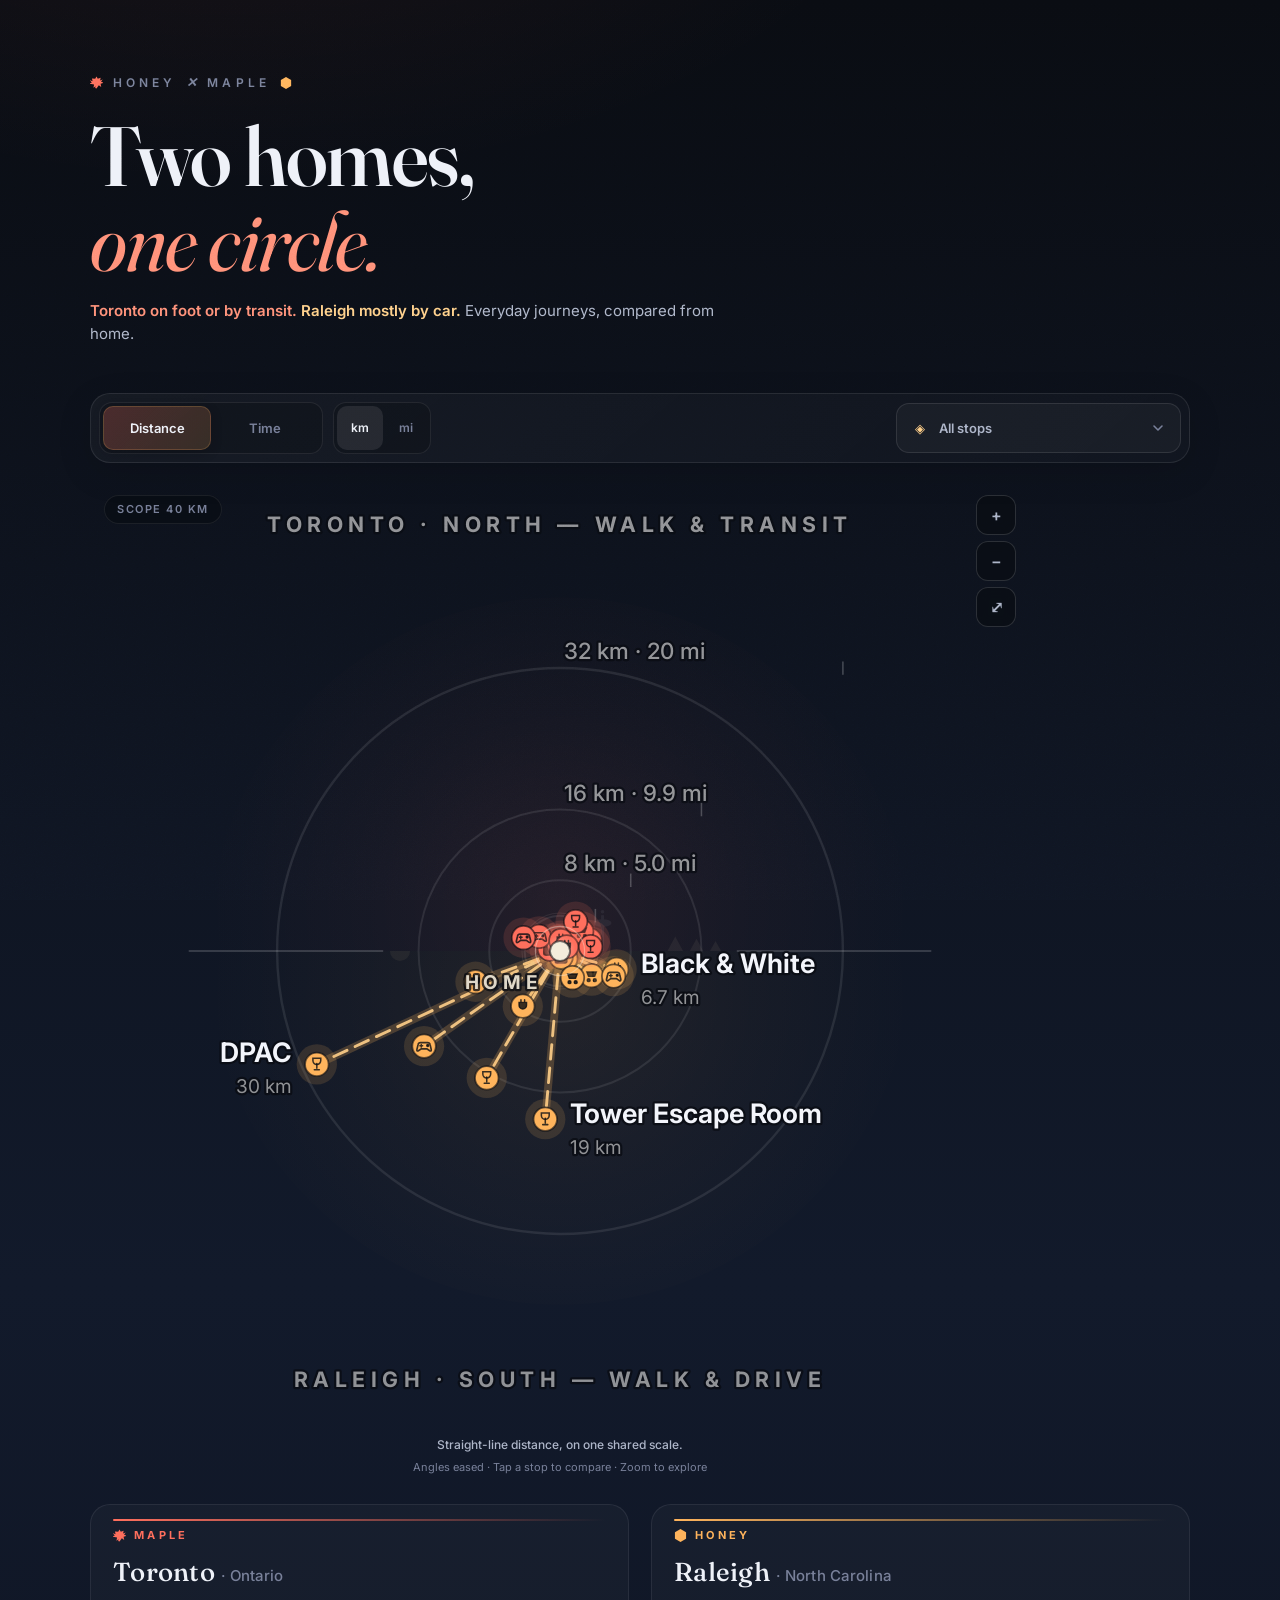
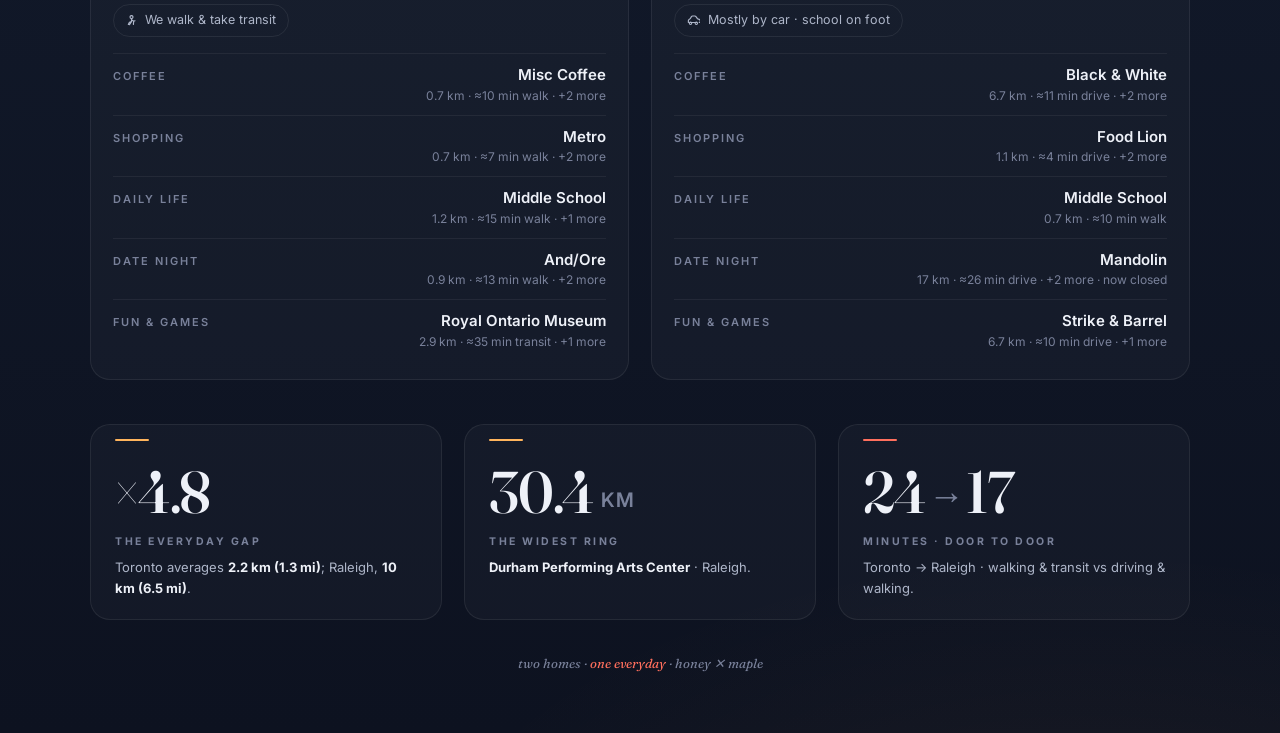
<file: index.html>
<!DOCTYPE html>
<html lang="en">
<head>
<meta charset="utf-8">
<meta name="viewport" content="width=device-width, initial-scale=1">
<meta name="color-scheme" content="dark">
<title>Honey ✕ Maple — Two Homes, One Circle</title>
<meta name="description" content="Compare everyday distances and estimated travel minutes from Toronto (walking and transit) and Raleigh (mostly driving, with a walk to school). Names only — never addresses.">
<link rel="preconnect" href="https://fonts.googleapis.com">
<link rel="preconnect" href="https://fonts.gstatic.com" crossorigin>
<link href="https://fonts.googleapis.com/css2?family=Fraunces:ital,opsz,wght@0,9..144,300..700;1,9..144,300..700&amp;family=Inter:wght@400;500;600;700&display=swap" rel="stylesheet">
<style>
/* ============================================================
   HONEY ✕ MAPLE — assets/style.css
   Injected by tools/build.py into index.html. Edit, then rebuild.
   ============================================================ */
:root{
  color-scheme: dark;
  --bg0:#090c12; --bg1:#121a2b;
  --panel:rgba(255,255,255,.028); --panel-line:rgba(255,255,255,.075);
  --ink:#eef1f8; --ink2:#aeb6c9; --ink3:#79819a;
  --maple:#ff6f5d; --maple-soft:#ff9078; --maple-dim:#e8554a;
  --honey:#ffb45c; --honey-soft:#ffd08a; --honey-dim:#f2a23f;
  --home:#f4ecdc;
  --serif:"Fraunces", Georgia, "Times New Roman", serif;
  --sans:"Inter", system-ui, -apple-system, "Segoe UI", Roboto, sans-serif;
}
*{box-sizing:border-box}
html,body{margin:0;padding:0}
body{
  background:
    radial-gradient(1200px 700px at 18% -10%, rgba(255,111,93,.075), transparent 60%),
    radial-gradient(1200px 700px at 85% 110%, rgba(255,180,92,.065), transparent 60%),
    linear-gradient(180deg, var(--bg0), var(--bg1) 55%, #0d1220);
  color:var(--ink);
  font-family:var(--sans);
  -webkit-font-smoothing:antialiased;
  min-height:100vh;
  line-height:1.5;
}
.hm-app{position:relative; max-width:1180px; margin:0 auto; padding:clamp(20px,4vw,56px) clamp(18px,3.5vw,40px) 60px; overflow-x:hidden}
.hm-grain{position:fixed; inset:0; pointer-events:none; z-index:5; opacity:.5; mix-blend-mode:overlay;
  background-image:url("data:image/svg+xml,%3Csvg xmlns='http://www.w3.org/2000/svg' width='160' height='160'%3E%3Cfilter id='n'%3E%3CfeTurbulence type='fractalNoise' baseFrequency='0.9' numOctaves='2' stitchTiles='stitch'/%3E%3CfeColorMatrix type='saturate' values='0'/%3E%3C/filter%3E%3Crect width='100%25' height='100%25' filter='url(%23n)' opacity='0.32'/%3E%3C/svg%3E");}
::selection{background:rgba(255,180,92,.35)}

/* ---------- reveal choreography ---------- */
.hm-an{transition:opacity .7s cubic-bezier(.22,.7,.25,1), transform .8s cubic-bezier(.22,.9,.24,1); transition-delay:var(--d,0s)}
.hm-pre .hm-an{opacity:0; transform:translateY(14px)}
svg .hm-anf{transition:opacity .7s cubic-bezier(.22,.7,.25,1); transition-delay:var(--d,0s)}
svg.hm-pre .hm-anf{opacity:0}
svg .hm-pre-ring{transition:opacity .7s, transform .9s cubic-bezier(.16,.8,.22,1); transition-delay:var(--d,0s); transform-box:fill-box; transform-origin:center}
svg.hm-pre .hm-pre-ring{opacity:0; transform:scale(.12)}
svg .hm-pre-path{transition:stroke-dashoffset 1s cubic-bezier(.4,.1,.2,1), opacity .6s; transition-delay:var(--d,0s)}
svg.hm-pre .hm-pre-path{stroke-dashoffset:var(--len)}
svg .hm-pre-fade{transition:opacity .8s; transition-delay:var(--d,0s)}
svg.hm-pre .hm-pre-fade{opacity:0}
svg.hm-live .hm-anf, svg.hm-live .hm-pre-fade{transition:opacity .3s ease; transition-delay:0s}

/* ---------- hero ---------- */
.hm-hero{padding:clamp(8px,2vw,22px) 0 clamp(22px,3vw,34px)}
.hm-kicker{display:flex; align-items:center; gap:10px; font-size:12px; font-weight:600; letter-spacing:.34em; color:var(--ink3); text-transform:uppercase}
.hm-kicker .hm-leaf{color:var(--maple)} .hm-kicker .hm-hex{color:var(--honey)}
.hm-kicker .hm-x{font-family:var(--serif); font-style:italic; letter-spacing:0; color:var(--ink3); font-size:13px}
.hm-hero h1{
  font-family:var(--serif); font-weight:560; font-size:clamp(42px, 7.2vw, 84px);
  line-height:1.02; letter-spacing:-.015em; margin:20px 0 0;
  font-variation-settings:"opsz" 120;
}
.hm-hero h1 em{font-style:italic; font-weight:400; color:var(--honey-soft)}
.hm-hero h1 .hm-em-maple{color:var(--maple-soft)}
.hm-lede{max-width:660px; margin:16px 0 0; font-size:15px; color:var(--ink2); font-weight:400}
.hm-lede b{color:var(--ink); font-weight:600}
.hm-lede .hm-maple-ink{color:var(--maple-soft); font-weight:600}
.hm-lede .hm-honey-ink{color:var(--honey-soft); font-weight:600}

/* ---------- compact, accessible toolbar ---------- */
.hm-controls{position:relative;z-index:40;margin-top:14px}
.hm-controls-left{display:flex;align-items:center;gap:10px;padding:8px;
  border:1px solid rgba(255,255,255,.09);border-radius:20px;
  background:linear-gradient(140deg,rgba(255,255,255,.04),rgba(255,255,255,.018));
  box-shadow:0 10px 35px rgba(0,0,0,.12)}
.hm-seg{position:relative;display:inline-flex;align-items:center;gap:2px;padding:3px;
  border:1px solid rgba(255,255,255,.08);border-radius:13px;background:rgba(0,0,0,.13)}
.hm-seg[hidden]{display:none}
.hm-seg button{position:relative;appearance:none;border:0;background:transparent;
  color:var(--ink3);font:600 13px/1 var(--sans);padding:0 18px;min-height:44px;
  border-radius:10px;cursor:pointer;transition:color .2s,background .2s,transform .15s}
.hm-seg button:hover{color:var(--ink)}
.hm-seg button:active,.hm-picker-trigger:active{transform:scale(.98)}
.hm-seg button[aria-pressed="true"]{color:var(--ink);background:rgba(255,255,255,.09)}
.hm-measure{flex:0 0 224px;display:grid;grid-template-columns:1fr 1fr;gap:0}
.hm-measure button[aria-pressed="true"]{background:transparent}
.hm-seg-thumb{position:absolute;inset:3px auto 3px 3px;width:calc(50% - 3px);border-radius:10px;
  background:linear-gradient(130deg,rgba(255,111,93,.24),rgba(255,180,92,.16));
  border:1px solid rgba(255,180,92,.2);box-shadow:0 3px 12px rgba(0,0,0,.18);
  transition:transform .35s cubic-bezier(.22,.8,.25,1)}
.hm-measure[data-active="time"] .hm-seg-thumb{transform:translateX(100%)}
#hm-units{margin-left:0}
#hm-units button{padding:0 14px;min-width:42px;font-size:12px}
.hm-picker{position:relative;flex:0 1 285px;min-width:0;margin-left:auto}
.hm-picker-trigger{appearance:none;width:100%;min-height:50px;display:flex;align-items:center;gap:10px;
  border:1px solid rgba(255,255,255,.1);border-radius:13px;background:rgba(255,255,255,.035);
  color:var(--ink2);font:600 13px/1.3 var(--sans);padding:0 14px;text-align:left;cursor:pointer;
  transition:background .2s,border-color .2s,transform .15s}
.hm-picker-trigger:hover,.hm-picker-trigger[aria-expanded="true"]{background:rgba(255,255,255,.065);border-color:rgba(255,180,92,.3)}
.hm-picker-icon{color:var(--honey-soft);display:flex;align-items:center;justify-content:center;width:18px;flex:none}
.hm-chevron{margin-left:auto;flex:none;color:var(--ink3);transition:transform .25s}
.hm-picker-trigger[aria-expanded="true"] .hm-chevron{transform:rotate(180deg)}
#hm-category-label{white-space:nowrap;overflow:hidden;text-overflow:ellipsis}
.hm-chips{position:absolute;top:calc(100% + 10px);right:0;width:320px;max-width:calc(100vw - 52px);
  display:flex;flex-direction:column;gap:3px;padding:8px;border:1px solid rgba(255,255,255,.13);
  border-radius:17px;background:linear-gradient(145deg,#1c2130,#121722);
  box-shadow:0 18px 55px rgba(0,0,0,.45);animation:hm-menu-in .18s ease-out;z-index:50}
.hm-chips[hidden]{display:none}
.hm-picker-heading{color:var(--ink3);font:600 10px/1 var(--sans);letter-spacing:.12em;text-transform:uppercase;padding:10px 12px 9px}
.hm-chip{appearance:none;display:flex;align-items:center;gap:11px;min-height:46px;width:100%;
  padding:0 12px;border:1px solid transparent;border-radius:10px;background:transparent;
  color:var(--ink2);font:500 13px/1.3 var(--sans);text-align:left;cursor:pointer;
  transition:background .18s,color .18s,border-color .18s}
.hm-chip:hover{background:rgba(255,255,255,.065);color:var(--ink)}
.hm-chip[aria-pressed="true"]{background:rgba(255,180,92,.085);color:var(--honey-soft);border-color:rgba(255,180,92,.08)}
.hm-option-icon{display:flex;align-items:center;justify-content:center;flex:none;width:18px}
.hm-option-check{margin-left:auto;opacity:0;color:var(--honey-soft)}
.hm-chip[aria-pressed="true"] .hm-option-check{opacity:1}
.hm-seg button:focus-visible,.hm-chip:focus-visible,.hm-picker-trigger:focus-visible,.hm-zoom button:focus-visible{outline:2px solid var(--honey);outline-offset:3px}
@keyframes hm-menu-in{from{opacity:0;transform:translateY(-5px)}to{opacity:1;transform:none}}

/* ---------- city cards ---------- */
.hm-cities{display:grid; grid-template-columns:1fr 1fr; gap:clamp(14px,2vw,22px); margin-top:clamp(18px,2.6vw,28px)}
.hm-city{
  position:relative; background:var(--panel); border:1px solid var(--panel-line); border-radius:20px;
  padding:22px 22px 18px; transition:border-color .3s, transform .3s, background .3s;
}
.hm-city::before{content:""; position:absolute; top:14px; left:22px; right:22px; height:2px; border-radius:2px; background:linear-gradient(90deg, var(--c), transparent)}
.hm-city.hm-maple-card{--c:var(--maple)} .hm-city.hm-honey-card{--c:var(--honey)}
.hm-city:hover{border-color:color-mix(in srgb, var(--c) 45%, transparent); background:rgba(255,255,255,.04)}
.hm-alias{display:flex; align-items:center; gap:8px; font-size:11px; font-weight:700; letter-spacing:.3em; text-transform:uppercase; color:var(--c)}
.hm-city h3{font-family:var(--serif); font-weight:500; font-size:26px; margin:10px 0 2px; letter-spacing:.01em}
.hm-city h3 span{font-size:15px; color:var(--ink3); font-family:var(--sans); font-weight:500}
.hm-mode{display:inline-flex; align-items:center; gap:8px; font-size:12.5px; color:var(--ink2); margin:10px 0 16px;
  padding:6px 12px; border:1px solid var(--panel-line); border-radius:999px}
.hm-mode svg{display:block}
.hm-row{display:flex; justify-content:space-between; align-items:baseline; gap:12px; padding:10px 0; border-top:1px solid rgba(255,255,255,.06)}
.hm-row .hm-row-k{font-size:11px; font-weight:600; letter-spacing:.18em; text-transform:uppercase; color:var(--ink3)}
.hm-row .hm-row-v{text-align:right}
.hm-row .hm-row-v b{display:block; font-size:15px; color:var(--ink); font-weight:600}
.hm-row .hm-row-v b.hm-mute{color:var(--ink3); font-weight:500}
.hm-row .hm-row-v i{display:block; font-style:normal; font-size:12px; color:var(--ink3)}
.hm-city-note{margin-top:14px; font-family:var(--serif); font-style:italic; font-size:14.5px; line-height:1.45; color:var(--ink2)}
.hm-city-note::before{content:"— "}

/* ---------- chart (center stage) ---------- */
.hm-stage{margin-top:18px}
.hm-chartWrap{position:relative; margin:0 auto; max-width:min(100%, 940px)}
.hm-chart svg{
  display:block; width:100%; height:auto; font-family:var(--sans);
  cursor:grab; touch-action:none;
}
.hm-chart svg.hm-panning{cursor:grabbing}
.hm-chart text{paint-order:stroke fill; stroke:rgba(9,12,18,.78); stroke-width:4px; stroke-linejoin:round}
.hm-cap{margin-top:14px; font-size:12px; color:var(--ink3); line-height:1.65; max-width:720px; margin-left:auto; margin-right:auto; text-align:center}
.hm-caption-main{display:block;color:var(--ink2);font-weight:500}
.hm-caption-hint{display:block;margin-top:3px;font-size:11px;color:var(--ink3)}
.hm-cap .hm-cm{color:var(--maple-soft)} .hm-cap .hm-ch{color:var(--honey-soft)}

svg .hm-ring{fill:none; stroke:rgba(255,255,255,.09)}
svg .hm-ringlab{font-size:20px; fill:rgba(255,255,255,.55); font-weight:500}
svg .hm-ringlab tspan{fill:rgba(255,255,255,.34)}
svg .hm-tag{font-size:19px; font-weight:700; letter-spacing:.26em; fill:rgba(255,255,255,.55)}
svg .hm-eq{stroke:rgba(255,255,255,.16)}
svg .hm-sky{opacity:.06}
svg .hm-home-lab{font-size:17px; font-weight:700; letter-spacing:.24em; fill:rgba(244,236,220,.9)}
svg .hm-stopname{font-size:24px; font-weight:650; fill:#f3f5fb}
svg .hm-stopsub{font-size:17px; fill:rgba(255,255,255,.55)}
svg .hm-pathw{fill:none; stroke:var(--maple-soft); stroke-linecap:round; opacity:.85}
svg .hm-roadcase{fill:none; stroke:var(--honey); stroke-opacity:.22; stroke-linecap:round}
svg .hm-roadline{fill:none; stroke:var(--honey-soft); stroke-linecap:round; opacity:.9}
/* A solid outer stroke with a dashed centre reads as paired transit rails. */
svg .hm-transitcase{fill:none; stroke-opacity:.35; stroke-linecap:round}
svg .hm-transitline{fill:none; stroke-linecap:round; opacity:.95}
svg .hm-flow{animation:hm-flow 1.6s linear infinite}
svg .hm-step{animation:hm-step 1.5s linear infinite}
@keyframes hm-flow{to{stroke-dashoffset:-210}}
@keyframes hm-step{to{stroke-dashoffset:-80}}
@keyframes hm-pulse{0%{transform:scale(.55); opacity:.5} 75%{transform:scale(2); opacity:0} 100%{transform:scale(2); opacity:0}}
svg .hm-halo{transform-box:fill-box; transform-origin:center; animation:hm-pulse 3.6s cubic-bezier(.3,.6,.4,1) infinite}
svg .hm-ptg{cursor:pointer; outline:none; transition:opacity .3s}
svg .hm-pathg{transition:opacity .3s}
svg .hm-ptg .hm-core, svg .hm-ptg .hm-glow{transition:opacity .3s}
svg .hm-ptg.pinned .hm-glow{opacity:.32}
/* This halo lives in the inverse-scaled dot group, so zoom never enlarges focus. */
svg .hm-ptg:focus-visible .hm-glow{fill:none;stroke:var(--ink);stroke-width:2;opacity:1}
svg .hm-hid{visibility:hidden}
svg .hm-off{opacity:.15}
svg .hm-ghost{pointer-events:none; opacity:0; transition:opacity .35s}
svg .hm-ghost.on{opacity:1}
svg .hm-ghost circle{fill:none}
svg .hm-ghostlab{font-size:20px; font-weight:700; letter-spacing:.06em}
svg.hm-dim .hm-ptg:not(.on) .hm-core{opacity:.22}
svg.hm-dim .hm-ptg:not(.on) .hm-stopname, svg.hm-dim .hm-ptg:not(.on) .hm-stopsub{opacity:.22}
svg.hm-dim .hm-ptg:not(.on) .hm-glow{opacity:.04}
svg.hm-dim .hm-pathg:not(.on){opacity:.18}

/* ---------- zoom controls + scope badge ---------- */
.hm-zoom{position:absolute; top:14px; right:14px; display:flex; flex-direction:column; gap:6px; z-index:20}
.hm-zoom button{
  appearance:none; width:40px; height:40px; border-radius:12px; cursor:pointer;
  border:1px solid rgba(255,255,255,.14); background:rgba(9,12,18,.6); color:var(--ink2);
  font:600 16px/1 var(--sans); display:flex; align-items:center; justify-content:center;
  backdrop-filter:blur(6px); transition:border-color .25s, color .25s, background .25s;
}
.hm-zoom button:hover{border-color:rgba(255,180,92,.5); color:var(--ink)}
.hm-zoom button:active{transform:scale(.94)}
.hm-scope{
  position:absolute; top:14px; left:14px; z-index:20;
  font:600 11px/1 var(--sans); letter-spacing:.14em; text-transform:uppercase; color:var(--ink3);
  background:rgba(9,12,18,.55); border:1px solid var(--panel-line); border-radius:999px;
  padding:8px 12px; backdrop-filter:blur(6px); pointer-events:none;
}

/* ---------- tooltip ---------- */
.hm-tip{
  position:absolute; z-index:30; pointer-events:none; width:264px;
  background:linear-gradient(180deg, rgba(22,27,41,.97), rgba(15,19,30,.97));
  border:1px solid rgba(255,255,255,.13); border-radius:14px;
  box-shadow:0 24px 60px -18px rgba(0,0,0,.75);
  padding:14px 16px 13px; opacity:0; transform:translateY(6px) scale(.98);
  transition:opacity .22s, transform .22s;
  backdrop-filter:blur(6px);
}
.hm-tip.show{opacity:1; transform:none}
.hm-tip::before{content:""; position:absolute; top:-1px; left:14px; right:14px; height:2px; border-radius:2px; background:var(--tc, var(--honey))}
.hm-tip-head{display:flex; align-items:center; gap:8px; font-size:14.5px; font-weight:650; color:var(--ink)}
.hm-tip-head .hm-tip-cat{font-size:10px; font-weight:700; letter-spacing:.2em; text-transform:uppercase; color:var(--ink3); margin-left:auto}
.hm-tip-rows{margin-top:9px}
.hm-tip-row{display:flex; justify-content:space-between; gap:14px; font-size:12.5px; color:var(--ink3); padding:4px 0; border-top:1px solid rgba(255,255,255,.055)}
.hm-tip-row b{color:var(--ink); font-weight:600; text-align:right}
.hm-tip-note{margin-top:9px; font-family:var(--serif); font-style:italic; font-size:13px; line-height:1.5; color:var(--ink2)}
.hm-tip-estimate{margin-top:9px; font-size:11px; line-height:1.5; color:var(--ink3)}

/* ---------- stats ---------- */
.hm-stats{display:grid; grid-template-columns:repeat(3, 1fr); gap:clamp(14px,2vw,22px); margin-top:clamp(30px,4vw,44px)}
.hm-stat{position:relative; background:var(--panel); border:1px solid var(--panel-line); border-radius:20px; padding:24px 24px 20px; overflow:hidden}
.hm-stat::after{content:""; position:absolute; top:14px; left:24px; width:34px; height:2px; border-radius:2px; background:var(--c)}
.hm-stat .hm-big{font-family:var(--serif); font-weight:530; font-size:clamp(44px, 4.6vw, 62px); line-height:1; letter-spacing:-.02em; margin-top:14px; font-variation-settings:"opsz" 100}
.hm-stat .hm-big .hm-arrow{color:var(--ink3); font-size:.62em; vertical-align:.12em; padding:0 .07em}
.hm-stat .hm-big .hm-unit{font-family:var(--sans); font-weight:600; font-size:.34em; color:var(--ink3); letter-spacing:.1em; text-transform:uppercase; margin-left:.35em; vertical-align:.3em}
.hm-stat .hm-lab{margin-top:12px; font-size:10.5px; font-weight:700; letter-spacing:.24em; text-transform:uppercase; color:var(--ink3)}
.hm-stat p{margin:8px 0 0; font-size:13px; line-height:1.6; color:var(--ink2)}
.hm-stat p b{color:var(--ink)}
.hm-stat.hm-s1{--c:var(--honey)} .hm-stat.hm-s2{--c:var(--honey)} .hm-stat.hm-s3{--c:var(--maple)}

/* ---------- signature ---------- */
.hm-sig{margin-top:34px; text-align:center; font-family:var(--serif); font-style:italic; font-size:13px; color:var(--ink3)}
.hm-sig .hm-leaf{color:var(--maple)} .hm-sig .hm-hex{color:var(--honey)}

/* ---------- responsive ---------- */
@media (max-width: 1020px){
  .hm-cities{grid-template-columns:1fr; gap:16px}
  .hm-stats{grid-template-columns:1fr}
}
@media (max-width: 680px){
  .hm-controls-left{display:grid;grid-template-columns:minmax(0,1fr) auto;gap:8px;padding:7px;border-radius:18px}
  .hm-measure{width:100%;min-width:0}
  .hm-measure button{padding:0 10px}
  #hm-units{grid-column:2;margin:0}
  .hm-picker{grid-column:1 / -1;width:100%;margin:0}
  .hm-chips{width:100%;max-width:none}
  .hm-picker-trigger{min-height:46px}
  .hm-controls-left:has(#hm-units[hidden]) .hm-measure{grid-column:1 / -1}
}
@media (max-width: 600px){
  /* Let the city heading breathe above the full-size mobile scope badge. */
  .hm-scope{top:44px}
}
@media (prefers-reduced-motion: reduce){
  *, *::before, *::after{animation-duration:.001s !important; animation-iteration-count:1 !important; transition-duration:.001s !important; transition-delay:0s !important}
}

</style>
</head>
<body>
<div class="hm-app" id="hm-app">

  <!-- ======================= HERO ======================= -->
  <header class="hm-hero">
    <div class="hm-kicker hm-an" style="--d:.05s">
      <svg class="hm-leaf" width="13" height="13" viewBox="0 0 14 14" aria-hidden="true"><path fill="currentColor" d="M7 .6 8.4 3l3.1-1.2-.7 3 3-1.1-2 2.3 3 1.3-3.4 1 .7 3.5-2.6-1.8L7 13.4 5.5 12.9l.6-1.9-2.4 1.7.7-3.5L-1 8.2l3-1.3L-.2 4.6l3 1.1-.7-3L5.6 3z"/></svg>
      HONEY <span class="hm-x">✕</span> MAPLE
      <svg class="hm-hex" width="12" height="12" viewBox="0 0 14 14" aria-hidden="true"><path fill="currentColor" d="M7 0l6 3.5v7L7 14l-6-3.5v-7z"/></svg>
    </div>
    <h1>
      <span class="hm-an" style="--d:.12s; display:block">Two homes,</span>
      <span class="hm-an" style="--d:.22s; display:block"><em class="hm-em-maple">one circle.</em></span>
    </h1>
    <p class="hm-lede hm-an" style="--d:.34s">
      <b class="hm-maple-ink">Toronto on foot or by transit.</b>
      <b class="hm-honey-ink">Raleigh mostly by car.</b>
      Everyday journeys, compared from home.
    </p>
  </header>

  <!-- ======================= CONTROLS ======================= -->
  <div class="hm-controls hm-an" style="--d:.42s">
    <div class="hm-controls-left">
      <div class="hm-seg hm-measure" data-active="distance" role="group" aria-label="Compare distance or travel time">
        <span class="hm-seg-thumb" aria-hidden="true"></span>
        <button type="button" id="hm-btn-distance" aria-pressed="true">Distance</button>
        <button type="button" id="hm-btn-time" aria-pressed="false">Time</button>
      </div>
      <div class="hm-seg" id="hm-units" role="group" aria-label="Primary distance unit">
        <button type="button" id="hm-btn-km" aria-label="Kilometres" aria-pressed="true">km</button>
        <button type="button" id="hm-btn-mi" aria-label="Miles" aria-pressed="false">mi</button>
      </div>
      <div class="hm-picker"><button type="button" class="hm-picker-trigger" id="hm-category" aria-haspopup="menu" aria-expanded="false" aria-controls="hm-category-menu"><span class="hm-picker-icon" aria-hidden="true">◈</span><span id="hm-category-label">All stops</span><svg class="hm-chevron" width="16" height="16" viewBox="0 0 16 16" aria-hidden="true"><path d="m4 6 4 4 4-4" fill="none" stroke="currentColor" stroke-width="1.6" stroke-linecap="round" stroke-linejoin="round"/></svg></button><div class="hm-chips" id="hm-category-menu" role="menu" aria-label="Filter stops by category" hidden><span class="hm-picker-heading" aria-hidden="true">Explore your everyday</span><button type="button" class="hm-chip" role="menuitemradio" data-cat="all" aria-pressed="true" aria-checked="true"><span class="hm-option-icon" aria-hidden="true">◈</span>All stops<span class="hm-option-check" aria-hidden="true">✓</span></button><button type="button" class="hm-chip" data-cat="coffee" role="menuitemradio" aria-pressed="false" aria-checked="false"><span class="hm-option-icon"><svg width="12" height="12" viewBox="0 0 14 14" aria-hidden="true"><g fill="none" stroke="currentColor" stroke-width="1.5" stroke-linecap="round"><path d="M3.2,5.2 h5.6 v2.2 a2.8,2.8 0 0 1 -5.6,0 z"/><path d="M8.8,6 h1.4 a1.4,1.4 0 0 1 0,2.8 h-1.6"/></g><path d="M4.9,3 v1.2 M7,3 v1.2" stroke="currentColor" stroke-width="1.3" stroke-linecap="round" fill="none"/></svg></span>Coffee<span class="hm-option-check" aria-hidden="true">✓</span></button><button type="button" class="hm-chip" data-cat="essentials" role="menuitemradio" aria-pressed="false" aria-checked="false"><span class="hm-option-icon"><svg width="12" height="12" viewBox="0 0 14 14" aria-hidden="true"><g fill="none" stroke="currentColor" stroke-width="1.5" stroke-linecap="round" stroke-linejoin="round"><path d="M2,3.5 h9.6 l-1.4,4.2 H4.2 z M4.2,7.7 v2.3 M9.6,7.7 v2.3"/></g></svg></span>Shopping<span class="hm-option-check" aria-hidden="true">✓</span></button><button type="button" class="hm-chip" data-cat="work" role="menuitemradio" aria-pressed="false" aria-checked="false"><span class="hm-option-icon"><svg width="12" height="12" viewBox="0 0 14 14" aria-hidden="true"><g fill="none" stroke="currentColor" stroke-width="1.5" stroke-linejoin="round"><path d="M2.4,4.8 h9.2 v5.6 a1.4,1.4 0 0 1 -1.4,1.4 h-6.4 a1.4,1.4 0 0 1 -1.4,-1.4 z"/><path d="M5.2,4.8 v-1 a1.2,1.2 0 0 1 1.2,-1.2 h1.2 a1.2,1.2 0 0 1 1.2,1.2 v1"/></g></svg></span>Daily Life<span class="hm-option-check" aria-hidden="true">✓</span></button><button type="button" class="hm-chip" data-cat="date-night" role="menuitemradio" aria-pressed="false" aria-checked="false"><span class="hm-option-icon"><svg width="12" height="12" viewBox="0 0 14 14" aria-hidden="true"><g fill="none" stroke="currentColor" stroke-width="1.5" stroke-linecap="round" stroke-linejoin="round"><path d="M3.2,2.8 h7.6 v1.4 a3.8,3.8 0 0 1 -7.6,0 z"/><path d="M7,8 v2.2 M4.4,11.8 h5.2"/></g></svg></span>Date Night<span class="hm-option-check" aria-hidden="true">✓</span></button><button type="button" class="hm-chip" data-cat="fun-games" role="menuitemradio" aria-pressed="false" aria-checked="false"><span class="hm-option-icon"><svg width="14" height="14" viewBox="0 0 14 14" aria-hidden="true"><g fill="none" stroke="currentColor" stroke-width="1.3" stroke-linecap="round" stroke-linejoin="round"><path d="M4.3,3.5 h5.4 q1.4,0 1.8,1.5 l.9,3.6 q.3,1.7-1.2,1.1 l-2.1-1.5 H4.9 l-2.1,1.5 q-1.5,.6-1.2-1.1 l.9-3.6 q.4-1.5 1.8-1.5z"/><path d="M3.4,6 h2.2 M4.5,4.9 v2.2"/></g><circle cx="9.6" cy="5.8" r=".8" fill="currentColor"/></svg></span>Fun &amp; Games<span class="hm-option-check" aria-hidden="true">✓</span></button></div></div>
    </div>
  </div>

  <!-- ======================= MAP (center stage) ======================= -->
  <section class="hm-stage">
    <figure class="hm-chartWrap hm-an" style="--d:.3s; margin:0">
      <div class="hm-chart" id="hm-chart" role="group" aria-label="Distance and time compass around Home: rings double outward as the scope grows; Toronto stops in the north half (walking and transit), Raleigh stops in the south half (mostly driving, with a walk to school). Scroll to zoom, drag to roam."></div>
      <div class="hm-zoom" role="group" aria-label="Map zoom">
        <button type="button" id="hm-zin" aria-label="Zoom in" title="Zoom in">+</button>
        <button type="button" id="hm-zout" aria-label="Zoom out" title="Zoom out">−</button>
        <button type="button" id="hm-zfit" aria-label="Rescope to the current selection" title="Rescope to selection">⤢</button>
      </div>
      <div class="hm-scope" id="hm-scope" aria-hidden="true"></div>
      <figcaption class="hm-cap" id="hm-caption">
        <span class="hm-caption-main">Straight-line distance, on one shared scale.</span>
        <span class="hm-caption-hint">Angles eased · Tap a stop to compare · Zoom to explore</span>
      </figcaption>
    </figure>
  </section>

  <!-- ======================= CITIES ======================= -->
  <section class="hm-cities hm-an" style="--d:.5s">
    <aside class="hm-city hm-maple-card" id="hm-card-toronto" tabindex="0">
      <div class="hm-alias"><svg width="13" height="13" viewBox="0 0 14 14" aria-hidden="true"><path fill="currentColor" d="M7 .6 8.4 3l3.1-1.2-.7 3 3-1.1-2 2.3 3 1.3-3.4 1 .7 3.5-2.6-1.8L7 13.4 5.5 12.9l.6-1.9-2.4 1.7.7-3.5L-1 8.2l3-1.3L-.2 4.6l3 1.1-.7-3L5.6 3z"/></svg> Maple</div>
      <h3>Toronto <span>· Ontario</span></h3>
      <div class="hm-mode"><svg width="11" height="11" viewBox="0 0 14 14" aria-hidden="true"><circle cx="7" cy="2.6" r="1.9" fill="none" stroke="currentColor" stroke-width="1.5"/><path d="M7 5v3.4l-2.6 4M7 6l2.8 2 1.6-.6M7 8.4l-2.6.8L3 12M9.8 8l-.4 4" fill="none" stroke="currentColor" stroke-width="1.5" stroke-linecap="round" stroke-linejoin="round"/></svg> We walk &amp; take transit</div>
      <div class="hm-row"><span class="hm-row-k">Coffee</span><span class="hm-row-v"><b>Misc Coffee</b><i class="hm-u" data-km="0.7 km · ≈10 min walk · +2 more" data-mi="0.4 mi · ≈10 min walk · +2 more" data-time="≈10 min walk · +2 more">0.7 km · ≈10 min walk · +2 more</i></span></div><div class="hm-row"><span class="hm-row-k">Shopping</span><span class="hm-row-v"><b>Metro</b><i class="hm-u" data-km="0.7 km · ≈7 min walk · +2 more" data-mi="0.4 mi · ≈7 min walk · +2 more" data-time="≈7 min walk · +2 more">0.7 km · ≈7 min walk · +2 more</i></span></div><div class="hm-row"><span class="hm-row-k">Daily Life</span><span class="hm-row-v"><b>Middle School</b><i class="hm-u" data-km="1.2 km · ≈15 min walk · +1 more" data-mi="0.7 mi · ≈15 min walk · +1 more" data-time="≈15 min walk · +1 more">1.2 km · ≈15 min walk · +1 more</i></span></div><div class="hm-row"><span class="hm-row-k">Date Night</span><span class="hm-row-v"><b>And/Ore</b><i class="hm-u" data-km="0.9 km · ≈13 min walk · +2 more" data-mi="0.5 mi · ≈13 min walk · +2 more" data-time="≈13 min walk · +2 more">0.9 km · ≈13 min walk · +2 more</i></span></div><div class="hm-row"><span class="hm-row-k">Fun &amp; Games</span><span class="hm-row-v"><b>Royal Ontario Museum</b><i class="hm-u" data-km="2.9 km · ≈35 min transit · +1 more" data-mi="1.8 mi · ≈35 min transit · +1 more" data-time="≈35 min transit · +1 more">2.9 km · ≈35 min transit · +1 more</i></span></div>
    </aside>
    <aside class="hm-city hm-honey-card" id="hm-card-raleigh" tabindex="0">
      <div class="hm-alias"><svg width="13" height="13" viewBox="0 0 14 14" aria-hidden="true"><path fill="currentColor" d="M7 0l6 3.5v7L7 14l-6-3.5v-7z"/></svg> Honey</div>
      <h3>Raleigh <span>· North Carolina</span></h3>
      <div class="hm-mode"><svg width="13" height="11" viewBox="0 0 16 14" aria-hidden="true"><path d="M1.5 9.5v-2.4c0-.6.3-1.1.8-1.4l1.5-1 1.6-2.6c.3-.5.8-.8 1.4-.8h3c.5 0 1 .3 1.3.7l2 2.7 2.2.9c.7.3 1.2 1 1.2 1.8v2.1h-1.2M4 9.5h8" fill="none" stroke="currentColor" stroke-width="1.5" stroke-linecap="round"/><circle cx="4.2" cy="10.6" r="1.5" fill="none" stroke="currentColor" stroke-width="1.4"/><circle cx="11.6" cy="10.6" r="1.5" fill="none" stroke="currentColor" stroke-width="1.4"/></svg> Mostly by car · school on foot</div>
      <div class="hm-row"><span class="hm-row-k">Coffee</span><span class="hm-row-v"><b>Black &amp; White</b><i class="hm-u" data-km="6.7 km · ≈11 min drive · +2 more" data-mi="4.2 mi · ≈11 min drive · +2 more" data-time="≈11 min drive · +2 more">6.7 km · ≈11 min drive · +2 more</i></span></div><div class="hm-row"><span class="hm-row-k">Shopping</span><span class="hm-row-v"><b>Food Lion</b><i class="hm-u" data-km="1.1 km · ≈4 min drive · +2 more" data-mi="0.7 mi · ≈4 min drive · +2 more" data-time="≈4 min drive · +2 more">1.1 km · ≈4 min drive · +2 more</i></span></div><div class="hm-row"><span class="hm-row-k">Daily Life</span><span class="hm-row-v"><b>Middle School</b><i class="hm-u" data-km="0.7 km · ≈10 min walk" data-mi="0.4 mi · ≈10 min walk" data-time="≈10 min walk">0.7 km · ≈10 min walk</i></span></div><div class="hm-row"><span class="hm-row-k">Date Night</span><span class="hm-row-v"><b>Mandolin</b><i class="hm-u" data-km="17 km · ≈26 min drive · +2 more · now closed" data-mi="10 mi · ≈26 min drive · +2 more · now closed" data-time="≈26 min drive · +2 more · now closed">17 km · ≈26 min drive · +2 more · now closed</i></span></div><div class="hm-row"><span class="hm-row-k">Fun &amp; Games</span><span class="hm-row-v"><b>Strike &amp; Barrel</b><i class="hm-u" data-km="6.7 km · ≈10 min drive · +1 more" data-mi="4.2 mi · ≈10 min drive · +1 more" data-time="≈10 min drive · +1 more">6.7 km · ≈10 min drive · +1 more</i></span></div>
    </aside>
  </section>

  <section class="hm-stats" id="hm-metrics" aria-live="polite">
      <div class="hm-stat hm-s1 hm-an" style="--d:1.45s" id="hm-m1">
        <div class="hm-big"><span class="hm-num" id="hm-m1-num">0</span><span class="hm-unit" id="hm-m1-unit"></span></div>
        <div class="hm-lab" id="hm-m1-lab"></div>
        <p id="hm-m1-p"></p>
      </div>
      <div class="hm-stat hm-s2 hm-an" style="--d:1.58s" id="hm-m2">
        <div class="hm-big"><span class="hm-num" id="hm-m2-num">0</span><span class="hm-unit" id="hm-m2-unit"></span></div>
        <div class="hm-lab">The widest ring</div>
        <p id="hm-m2-p"></p>
      </div>
      <div class="hm-stat hm-s3 hm-an" style="--d:1.7s" id="hm-m3">
        <div class="hm-big"><span class="hm-num" id="hm-m3a">0</span><span class="hm-arrow" id="hm-m3-arrow">→</span><span class="hm-num" id="hm-m3b">0</span></div>
        <div class="hm-lab">Minutes · door to door</div>
        <p id="hm-m3-p"></p>
      </div>
    </section>

  <div class="hm-sig hm-an" style="--d:1.85s">two homes · <span class="hm-leaf">one everyday</span> · honey ✕ maple</div>
</div>
<div class="hm-grain" aria-hidden="true"></div>
<noscript><p style="text-align:center;padding:20px;color:#aeb6c9">This visualization needs JavaScript — one static file, no external dependencies beyond web fonts.</p></noscript>

<script id="hm-data">window.HM_DATA = {"chart":{"vb":840,"c":420,"rMaxPx":316,"ringKm":[0.5,1,2,4,8,16,32],"viewStops":[1,1.25,1.5,2,2.5,3,4,5,6,8,10,12,16,20,24,32,40],"ringMinutes":[2.5,5,10,20,40,80,160],"timeViewStops":[5,10,15,20,25,30,40,50,60,80,100,120,160,200],"aria":"Distance and time compass around Home: rings double outward as the scope grows; Toronto stops in the north half (walking and transit), Raleigh stops in the south half (mostly driving, with a walk to school). Scroll to zoom, drag to roam."},"meta":{"title":"Honey ✕ Maple — Two Homes, One Circle","description":"Compare everyday distances and estimated travel minutes from Toronto (walking and transit) and Raleigh (mostly driving, with a walk to school). Names only — never addresses."},"cities":{"toronto":{"name":"Toronto","region":"Ontario","alias":"Maple","aliasIcon":"leaf","accent":"#ff6f5d","soft":"#ff9078","mode":"walk","verb":"we walk or take transit","badge":"We walk & take transit","hemisphere":"north","tagline":"TORONTO · NORTH — WALK & TRANSIT","note":"The nearby errands are walks; the farther ones include transit, access on foot, and a little waiting.","home":{"label":"Home","lat":43.65179,"lon":-79.42289},"stopKeys":["walmart","misc","harbourfront","andore","ikea","school-toronto","metro","rom","boxcar","knife","onoir","richmond-station","activate"]},"raleigh":{"name":"Raleigh","region":"North Carolina","alias":"Honey","aliasIcon":"hex","accent":"#ffb45c","soft":"#ffd08a","mode":"drive","verb":"we mostly drive","badge":"Mostly by car · school on foot","hemisphere":"south","tagline":"RALEIGH · SOUTH — WALK & DRIVE","note":"Most trips start with a car key; middle school is a short walk.","home":{"label":"Home","lat":35.94161,"lon":-78.57104},"stopKeys":["foodlion","jubala","sola","bw","target","mandolin","school-raleigh","science-museum","sams-club","tower-escape","dpac","strike-barrel"]}},"stops":[{"key":"walmart","city":"toronto","name":"Walmart","category":"essentials","catLabel":"Shopping","glyph":"cart","km":1.129,"angle":322,"labelDir":"left","routeKm":1.4,"travel":{"mode":"walk","walkingMinutes":15},"minutes":15,"timeNote":"≈15 min walk","timeDetail":"Stored trip estimate.","travelMode":"walk","bearingText":"west-north-west of home","distStr":{"km":"1.1 km · 0.7 mi","mi":"0.7 mi · 1.1 km"},"distShort":{"km":"1.1 km","mi":"0.7 mi"},"routeStr":{"km":"≈ 1.4 km","mi":"≈ 0.9 mi"},"ghostLabel":{"km":"1.1 km","mi":"0.7 mi"},"aria":"Walmart, Toronto — 1.1 km (0.7 mi) straight-line from home, about 15 minutes walking.","note":"Food Lion lands on almost the same circle — the same ring, worn by different shoes."},{"key":"misc","city":"toronto","name":"Misc Coffee","category":"coffee","catLabel":"Coffee","glyph":"cup","km":0.702,"angle":34,"labelDir":"right","routeKm":0.9,"travel":{"mode":"walk","walkingMinutes":10},"minutes":10,"timeNote":"≈10 min walk","timeDetail":"Stored trip estimate.","travelMode":"walk","bearingText":"due south of home","distStr":{"km":"0.7 km · 0.4 mi","mi":"0.4 mi · 0.7 km"},"distShort":{"km":"0.7 km","mi":"0.4 mi"},"routeStr":{"km":"≈ 0.9 km","mi":"≈ 0.6 mi"},"ghostLabel":{"km":"0.7 km","mi":"0.4 mi"},"aria":"Misc Coffee, Toronto — 0.7 km (0.4 mi) straight-line from home, about 10 minutes walking.","note":"Raleigh’s nearest espresso is a highway away — Toronto’s whole coffee ritual fits inside a rounding error of that drive."},{"key":"harbourfront","city":"toronto","name":"Harbourfront Centre","category":"work","catLabel":"Daily Life","glyph":"case","km":3.613,"angle":70,"labelDir":"left","routeKm":4.4,"travel":{"mode":"transit","walkingMinutes":50,"transitMinutes":35,"source":{"provider":"Google Maps","originLabel":"Trinity Bellwoods Park","originKind":"public-neighbourhood-proxy","checkedOn":"2026-10-11","observedMinutes":34,"roundedToMinutes":5}},"minutes":35,"timeNote":"≈35 min transit","timeDetail":"Approximate Google Maps trip from Trinity Bellwoods Park (neighbourhood proxy), checked 2026-10-11. Rounded to 5 minutes; actual departure and service may vary.","travelMode":"transit","bearingText":"east-south-east of home","distStr":{"km":"3.6 km · 2.2 mi","mi":"2.2 mi · 3.6 km"},"distShort":{"km":"3.6 km","mi":"2.2 mi"},"routeStr":{"km":"≈ 4.4 km","mi":"≈ 2.7 mi"},"ghostLabel":{"km":"3.6 km","mi":"2.2 mi"},"aria":"Harbourfront Centre, Toronto — 3.6 km (2.2 mi) straight-line from home, about 35 minutes by public transit.","note":"Elijah’s volunteer post — part of daily life, alongside the walk to school."},{"key":"andore","city":"toronto","name":"And/Ore","category":"date-night","catLabel":"Date Night","glyph":"date","km":0.883,"angle":12,"labelDir":"right","routeKm":1.1,"travel":{"mode":"walk","walkingMinutes":13},"minutes":13,"timeNote":"≈13 min walk","timeDetail":"Stored trip estimate.","travelMode":"walk","bearingText":"south-south-east of home","distStr":{"km":"0.9 km · 0.5 mi","mi":"0.5 mi · 0.9 km"},"distShort":{"km":"0.9 km","mi":"0.5 mi"},"routeStr":{"km":"≈ 1.1 km","mi":"≈ 0.7 mi"},"ghostLabel":{"km":"0.9 km","mi":"0.5 mi"},"aria":"And/Ore, Toronto — 0.9 km (0.5 mi) straight-line from home, about 13 minutes walking.","note":"Date night, Toronto-style — a short stroll. Mandolin’s old ring would swallow this whole walk whole."},{"key":"ikea","city":"toronto","name":"IKEA","category":"essentials","catLabel":"Shopping","glyph":"cart","km":3.299,"angle":48,"labelDir":"right","routeKm":4.4,"travel":{"mode":"transit","walkingMinutes":55,"transitMinutes":35,"source":{"provider":"Google Maps","originLabel":"Trinity Bellwoods Park","originKind":"public-neighbourhood-proxy","checkedOn":"2026-10-11","observedMinutes":33,"roundedToMinutes":5}},"minutes":35,"timeNote":"≈35 min transit","timeDetail":"Approximate Google Maps trip from Trinity Bellwoods Park (neighbourhood proxy), checked 2026-10-11. Rounded to 5 minutes; actual departure and service may vary.","travelMode":"transit","bearingText":"east-north-east of home","distStr":{"km":"3.3 km · 2.0 mi","mi":"2.0 mi · 3.3 km"},"distShort":{"km":"3.3 km","mi":"2.0 mi"},"routeStr":{"km":"≈ 4.4 km","mi":"≈ 2.7 mi"},"ghostLabel":{"km":"3.3 km","mi":"2.0 mi"},"aria":"IKEA, Toronto — 3.3 km (2.0 mi) straight-line from home, about 35 minutes by public transit.","note":"Flat-pack furniture without firing up an engine — downtown IKEA sits inside Harbourfront’s ring."},{"key":"foodlion","city":"raleigh","name":"Food Lion","category":"essentials","catLabel":"Shopping","glyph":"cart","km":1.064,"angle":142,"labelDir":"right","routeKm":1.4,"travel":{"mode":"drive","drivingMinutes":4},"minutes":4,"timeNote":"≈4 min drive","timeDetail":"Stored trip estimate.","travelMode":"drive","bearingText":"due east of home","distStr":{"km":"1.1 km · 0.7 mi","mi":"0.7 mi · 1.1 km"},"distShort":{"km":"1.1 km","mi":"0.7 mi"},"routeStr":{"km":"≈ 1.4 km","mi":"≈ 0.9 mi"},"ghostLabel":{"km":"1.1 km","mi":"0.7 mi"},"aria":"Food Lion, Raleigh — 1.1 km (0.7 mi) straight-line from home, about 4 minutes driving.","note":"Walmart lands on almost the same circle — but down there, that radius comes with a parking lot."},{"key":"jubala","city":"raleigh","name":"Jubala Coffee","category":"coffee","catLabel":"Coffee","glyph":"cup","km":7.527,"angle":214,"labelDir":"left","routeKm":9.9,"travel":{"mode":"drive","drivingMinutes":12},"minutes":12,"timeNote":"≈12 min drive","timeDetail":"Stored trip estimate.","travelMode":"drive","bearingText":"south-west of home","distStr":{"km":"7.5 km · 4.7 mi","mi":"4.7 mi · 7.5 km"},"distShort":{"km":"7.5 km","mi":"4.7 mi"},"routeStr":{"km":"≈ 9.9 km","mi":"≈ 6.2 mi"},"ghostLabel":{"km":"7.5 km","mi":"4.7 mi"},"aria":"Jubala Coffee, Raleigh — 7.5 km (4.7 mi) straight-line from home, about 12 minutes driving.","note":"Misc sits ×10.7 closer in — Toronto’s whole coffee ritual fits inside a rounding error of this drive."},{"key":"sola","city":"raleigh","name":"Sola Coffee","category":"coffee","catLabel":"Coffee","glyph":"cup","km":10.174,"angle":250,"labelDir":"left","routeKm":13.0,"travel":{"mode":"drive","drivingMinutes":18},"minutes":18,"timeNote":"≈18 min drive","timeDetail":"Stored trip estimate.","travelMode":"drive","bearingText":"south-west of home","distStr":{"km":"10 km · 6.3 mi","mi":"6.3 mi · 10 km"},"distShort":{"km":"10 km","mi":"6.3 mi"},"routeStr":{"km":"≈ 13 km","mi":"≈ 8.1 mi"},"ghostLabel":{"km":"10 km","mi":"6.3 mi"},"aria":"Sola Coffee, Raleigh — 10 km (6.3 mi) straight-line from home, about 18 minutes driving.","note":"Raleigh’s coffee circle keeps growing — Sola sits even farther out than Jubala."},{"key":"bw","city":"raleigh","name":"Black & White","category":"coffee","catLabel":"Coffee","glyph":"cup","km":6.733,"angle":108,"labelDir":"left","routeKm":8.2,"travel":{"mode":"drive","drivingMinutes":11},"minutes":11,"timeNote":"≈11 min drive","timeDetail":"Stored trip estimate.","travelMode":"drive","bearingText":"north-east of home","distStr":{"km":"6.7 km · 4.2 mi","mi":"4.2 mi · 6.7 km"},"distShort":{"km":"6.7 km","mi":"4.2 mi"},"routeStr":{"km":"≈ 8.2 km","mi":"≈ 5.1 mi"},"ghostLabel":{"km":"6.7 km","mi":"4.2 mi"},"aria":"Black &amp; White, Raleigh — 6.7 km (4.2 mi) straight-line from home, about 11 minutes driving.","note":"The original Wake Forest café — the nearest thing to a corner shop, and it’s still a 6.7 km hop from the front door."},{"key":"target","city":"raleigh","name":"Target","category":"essentials","catLabel":"Shopping","glyph":"cart","km":4.534,"angle":128,"labelDir":"right","routeKm":5.6,"travel":{"mode":"drive","drivingMinutes":8},"minutes":8,"timeNote":"≈8 min drive","timeDetail":"Stored trip estimate.","travelMode":"drive","bearingText":"north-east of home","distStr":{"km":"4.5 km · 2.8 mi","mi":"2.8 mi · 4.5 km"},"distShort":{"km":"4.5 km","mi":"2.8 mi"},"routeStr":{"km":"≈ 5.6 km","mi":"≈ 3.5 mi"},"ghostLabel":{"km":"4.5 km","mi":"2.8 mi"},"aria":"Target, Raleigh — 4.5 km (2.8 mi) straight-line from home, about 8 minutes driving.","note":"Four kilometres of suburb for the same cart of stuff Toronto walks to."},{"key":"mandolin","city":"raleigh","name":"Mandolin","category":"date-night","catLabel":"Date Night","glyph":"date","km":16.572,"angle":210,"labelDir":"left","routeKm":21.0,"travel":{"mode":"drive","drivingMinutes":26},"minutes":26,"timeNote":"≈26 min drive","timeDetail":"Stored trip estimate.","travelMode":"drive","bearingText":"south-south-west of home","distStr":{"km":"17 km · 10 mi","mi":"10 mi · 17 km"},"distShort":{"km":"17 km","mi":"10 mi"},"routeStr":{"km":"≈ 21 km","mi":"≈ 13 mi"},"ghostLabel":{"km":"17 km","mi":"10 mi"},"aria":"Mandolin, Raleigh — 17 km (10 mi) straight-line from home, about 26 minutes driving.","note":"A closed chapter, kept on the map — date night once meant a half-hour drive south.","status":"closed"},{"key":"school-raleigh","city":"raleigh","name":"Middle School","category":"work","catLabel":"Daily Life","glyph":"case","km":0.7,"angle":170,"labelDir":"right","routeKm":null,"travel":{"mode":"walk","walkingMinutes":10},"minutes":10,"timeNote":"≈10 min walk","timeDetail":"Stored trip estimate.","travelMode":"walk","bearingText":null,"distStr":{"km":"0.7 km · 0.4 mi","mi":"0.4 mi · 0.7 km"},"distShort":{"km":"0.7 km","mi":"0.4 mi"},"routeStr":null,"ghostLabel":{"km":"0.7 km","mi":"0.4 mi"},"aria":"Middle School, Raleigh — 0.7 km (0.4 mi) straight-line from home, about 10 minutes walking.","note":"The school run is a ten-minute walk, even in Raleigh."},{"key":"school-toronto","city":"toronto","name":"Middle School","category":"work","catLabel":"Daily Life","glyph":"case","km":1.2,"angle":280,"labelDir":"left","routeKm":null,"travel":{"mode":"walk","walkingMinutes":15},"minutes":15,"timeNote":"≈15 min walk","timeDetail":"Stored trip estimate.","travelMode":"walk","bearingText":null,"distStr":{"km":"1.2 km · 0.7 mi","mi":"0.7 mi · 1.2 km"},"distShort":{"km":"1.2 km","mi":"0.7 mi"},"routeStr":null,"ghostLabel":{"km":"1.2 km","mi":"0.7 mi"},"aria":"Middle School, Toronto — 1.2 km (0.7 mi) straight-line from home, about 15 minutes walking.","note":"A fifteen-minute walk to middle school."},{"key":"metro","city":"toronto","name":"Metro","category":"essentials","catLabel":"Shopping","glyph":"cart","km":0.7,"angle":350,"labelDir":"left","routeKm":null,"travel":{"mode":"walk","walkingMinutes":7},"minutes":7,"timeNote":"≈7 min walk","timeDetail":"Stored trip estimate.","travelMode":"walk","bearingText":null,"distStr":{"km":"0.7 km · 0.4 mi","mi":"0.4 mi · 0.7 km"},"distShort":{"km":"0.7 km","mi":"0.4 mi"},"routeStr":null,"ghostLabel":{"km":"0.7 km","mi":"0.4 mi"},"aria":"Metro, Toronto — 0.7 km (0.4 mi) straight-line from home, about 7 minutes walking.","note":"Groceries, seven minutes from home on foot."},{"key":"rom","city":"toronto","name":"Royal Ontario Museum","category":"fun-games","catLabel":"Fun & Games","glyph":"game","km":2.877,"angle":305,"labelDir":"left","routeKm":null,"travel":{"mode":"transit","transitMinutes":35,"source":{"provider":"Google Maps","originLabel":"Trinity Bellwoods Park","originKind":"public-neighbourhood-proxy","checkedOn":"2026-10-11","observedMinutes":33,"roundedToMinutes":5}},"minutes":35,"timeNote":"≈35 min transit","timeDetail":"Approximate Google Maps trip from Trinity Bellwoods Park (neighbourhood proxy), checked 2026-10-11. Rounded to 5 minutes; actual departure and service may vary.","travelMode":"transit","bearingText":"north-east of home","distStr":{"km":"2.9 km · 1.8 mi","mi":"1.8 mi · 2.9 km"},"distShort":{"km":"2.9 km","mi":"1.8 mi"},"routeStr":null,"ghostLabel":{"km":"2.9 km","mi":"1.8 mi"},"aria":"Royal Ontario Museum, Toronto — 2.9 km (1.8 mi) straight-line from home, about 35 minutes by public transit.","note":"A museum day by public transit."},{"key":"science-museum","city":"raleigh","name":"Science Museum","category":"fun-games","catLabel":"Fun & Games","glyph":"game","km":18.77,"angle":235,"labelDir":"left","routeKm":null,"travel":{"mode":"drive","drivingMinutes":30,"source":{"provider":"Google Maps","originLabel":"Food Lion, Crenshaw Corners","originKind":"public-neighbourhood-proxy","checkedOn":"2026-10-11","observedMinutes":30,"observedRouteKm":25.3,"roundedToMinutes":5}},"minutes":30,"timeNote":"≈30 min drive","timeDetail":"Approximate Google Maps trip from Food Lion, Crenshaw Corners (neighbourhood proxy), checked 2026-10-11. Rounded to 5 minutes; actual departure and service may vary.","travelMode":"drive","bearingText":"south-south-west of home","distStr":{"km":"19 km · 12 mi","mi":"12 mi · 19 km"},"distShort":{"km":"19 km","mi":"12 mi"},"routeStr":null,"ghostLabel":{"km":"19 km","mi":"12 mi"},"aria":"Science Museum, Raleigh — 19 km (12 mi) straight-line from home, about 30 minutes driving.","note":"The NC Museum of Natural Sciences in downtown Raleigh — a museum day by car."},{"key":"boxcar","city":"toronto","name":"Boxcar Social","category":"coffee","catLabel":"Coffee","glyph":"cup","km":1.171,"angle":5,"labelDir":"right","routeKm":null,"travel":{"mode":"walk","walkingMinutes":20,"source":{"provider":"Google Maps","originLabel":"Trinity Bellwoods Park","originKind":"public-neighbourhood-proxy","checkedOn":"2026-10-11","observedMinutes":20,"roundedToMinutes":5,"observedRouteKm":1.4}},"minutes":20,"timeNote":"≈20 min walk","timeDetail":"Approximate Google Maps trip from Trinity Bellwoods Park (neighbourhood proxy), checked 2026-10-11. Rounded to 5 minutes; actual departure and service may vary.","travelMode":"walk","bearingText":"east-north-east of home","distStr":{"km":"1.2 km · 0.7 mi","mi":"0.7 mi · 1.2 km"},"distShort":{"km":"1.2 km","mi":"0.7 mi"},"routeStr":null,"ghostLabel":{"km":"1.2 km","mi":"0.7 mi"},"aria":"Boxcar Social, Toronto — 1.2 km (0.7 mi) straight-line from home, about 20 minutes walking.","note":"The Laneway café, on foot."},{"key":"knife","city":"toronto","name":"Knife","category":"coffee","catLabel":"Coffee","glyph":"cup","km":0.883,"angle":58,"labelDir":"right","routeKm":null,"travel":{"mode":"walk","walkingMinutes":10,"source":{"provider":"Google Maps","originLabel":"Trinity Bellwoods Park","originKind":"public-neighbourhood-proxy","checkedOn":"2026-10-11","observedMinutes":7,"roundedToMinutes":5,"observedRouteKm":0.55}},"minutes":10,"timeNote":"≈10 min walk","timeDetail":"Approximate Google Maps trip from Trinity Bellwoods Park (neighbourhood proxy), checked 2026-10-11. Rounded to 5 minutes; actual departure and service may vary.","travelMode":"walk","bearingText":"south-south-east of home","distStr":{"km":"0.9 km · 0.5 mi","mi":"0.5 mi · 0.9 km"},"distShort":{"km":"0.9 km","mi":"0.5 mi"},"routeStr":null,"ghostLabel":{"km":"0.9 km","mi":"0.5 mi"},"aria":"Knife, Toronto — 0.9 km (0.5 mi) straight-line from home, about 10 minutes walking.","note":"Coffee at Knife, a neighbourhood walk."},{"key":"sams-club","city":"raleigh","name":"Sam’s Club","category":"essentials","catLabel":"Shopping","glyph":"cart","km":3.333,"angle":155,"labelDir":"right","routeKm":null,"travel":{"mode":"drive","drivingMinutes":5,"source":{"provider":"Google Maps","originLabel":"Food Lion, Crenshaw Corners","originKind":"public-neighbourhood-proxy","checkedOn":"2026-10-11","observedMinutes":6,"roundedToMinutes":5,"observedRouteKm":3.1}},"minutes":5,"timeNote":"≈5 min drive","timeDetail":"Approximate Google Maps trip from Food Lion, Crenshaw Corners (neighbourhood proxy), checked 2026-10-11. Rounded to 5 minutes; actual departure and service may vary.","travelMode":"drive","bearingText":"east-north-east of home","distStr":{"km":"3.3 km · 2.1 mi","mi":"2.1 mi · 3.3 km"},"distShort":{"km":"3.3 km","mi":"2.1 mi"},"routeStr":null,"ghostLabel":{"km":"3.3 km","mi":"2.1 mi"},"aria":"Sam’s Club, Raleigh — 3.3 km (2.1 mi) straight-line from home, about 5 minutes driving.","note":"A shopping run to Wake Forest by car."},{"key":"tower-escape","city":"raleigh","name":"Tower Escape Room","category":"date-night","catLabel":"Date Night","glyph":"date","km":19.097,"angle":185,"labelDir":"right","routeKm":null,"travel":{"mode":"drive","drivingMinutes":30,"source":{"provider":"Google Maps","originLabel":"Food Lion, Crenshaw Corners","originKind":"public-neighbourhood-proxy","checkedOn":"2026-10-11","observedMinutes":30,"roundedToMinutes":5,"observedRouteKm":26.1}},"minutes":30,"timeNote":"≈30 min drive","timeDetail":"Approximate Google Maps trip from Food Lion, Crenshaw Corners (neighbourhood proxy), checked 2026-10-11. Rounded to 5 minutes; actual departure and service may vary.","travelMode":"drive","bearingText":"south-south-west of home","distStr":{"km":"19 km · 12 mi","mi":"12 mi · 19 km"},"distShort":{"km":"19 km","mi":"12 mi"},"routeStr":null,"ghostLabel":{"km":"19 km","mi":"12 mi"},"aria":"Tower Escape Room, Raleigh — 19 km (12 mi) straight-line from home, about 30 minutes driving.","note":"An escape-room date in downtown Raleigh."},{"key":"dpac","city":"raleigh","name":"Durham Performing Arts Center","category":"date-night","catLabel":"Date Night","glyph":"date","km":30.35,"angle":245,"labelDir":"left","routeKm":null,"travel":{"mode":"drive","drivingMinutes":35,"source":{"provider":"Google Maps","originLabel":"Food Lion, Crenshaw Corners","originKind":"public-neighbourhood-proxy","checkedOn":"2026-10-11","observedMinutes":35,"roundedToMinutes":5,"observedRouteKm":33.2}},"minutes":35,"timeNote":"≈35 min drive","timeDetail":"Approximate Google Maps trip from Food Lion, Crenshaw Corners (neighbourhood proxy), checked 2026-10-11. Rounded to 5 minutes; actual departure and service may vary.","travelMode":"drive","bearingText":"west of home","distStr":{"km":"30 km · 19 mi","mi":"19 mi · 30 km"},"distShort":{"km":"30 km","mi":"19 mi"},"routeStr":null,"ghostLabel":{"km":"30 km","mi":"19 mi"},"aria":"Durham Performing Arts Center, Raleigh — 30 km (19 mi) straight-line from home, about 35 minutes driving.","note":"A night at the theatre in Durham, by car.","chartName":"DPAC"},{"key":"onoir","city":"toronto","name":"O. Noir","category":"date-night","catLabel":"Date Night","glyph":"date","km":3.765,"angle":28,"labelDir":"right","routeKm":null,"travel":{"mode":"transit","transitMinutes":45,"source":{"provider":"Google Maps","originLabel":"Trinity Bellwoods Park","originKind":"public-neighbourhood-proxy","checkedOn":"2026-10-11","observedMinutes":43,"roundedToMinutes":5}},"minutes":45,"timeNote":"≈45 min transit","timeDetail":"Approximate Google Maps trip from Trinity Bellwoods Park (neighbourhood proxy), checked 2026-10-11. Rounded to 5 minutes; actual departure and service may vary.","travelMode":"transit","bearingText":"east-north-east of home","distStr":{"km":"3.8 km · 2.3 mi","mi":"2.3 mi · 3.8 km"},"distShort":{"km":"3.8 km","mi":"2.3 mi"},"routeStr":null,"ghostLabel":{"km":"3.8 km","mi":"2.3 mi"},"aria":"O. Noir, Toronto — 3.8 km (2.3 mi) straight-line from home, about 45 minutes by public transit.","note":"Dining in the dark, reached by public transit."},{"key":"richmond-station","city":"toronto","name":"Richmond Station","category":"date-night","catLabel":"Date Night","glyph":"date","km":3.492,"angle":82,"labelDir":"right","routeKm":null,"travel":{"mode":"transit","transitMinutes":25,"source":{"provider":"Google Maps","originLabel":"Trinity Bellwoods Park","originKind":"public-neighbourhood-proxy","checkedOn":"2026-10-11","observedMinutes":27,"roundedToMinutes":5}},"minutes":25,"timeNote":"≈25 min transit","timeDetail":"Approximate Google Maps trip from Trinity Bellwoods Park (neighbourhood proxy), checked 2026-10-11. Rounded to 5 minutes; actual departure and service may vary.","travelMode":"transit","bearingText":"due east of home","distStr":{"km":"3.5 km · 2.2 mi","mi":"2.2 mi · 3.5 km"},"distShort":{"km":"3.5 km","mi":"2.2 mi"},"routeStr":null,"ghostLabel":{"km":"3.5 km","mi":"2.2 mi"},"aria":"Richmond Station, Toronto — 3.5 km (2.2 mi) straight-line from home, about 25 minutes by public transit.","note":"Dinner downtown, reached by public transit."},{"key":"activate","city":"toronto","name":"Activate","category":"fun-games","catLabel":"Fun & Games","glyph":"game","km":4.39,"angle":290,"labelDir":"left","routeKm":null,"travel":{"mode":"transit","transitMinutes":50,"source":{"provider":"Google Maps","originLabel":"Trinity Bellwoods Park","originKind":"public-neighbourhood-proxy","checkedOn":"2026-10-11","observedMinutes":48,"roundedToMinutes":5}},"minutes":50,"timeNote":"≈50 min transit","timeDetail":"Approximate Google Maps trip from Trinity Bellwoods Park (neighbourhood proxy), checked 2026-10-11. Rounded to 5 minutes; actual departure and service may vary.","travelMode":"transit","bearingText":"west-north-west of home","distStr":{"km":"4.4 km · 2.7 mi","mi":"2.7 mi · 4.4 km"},"distShort":{"km":"4.4 km","mi":"2.7 mi"},"routeStr":null,"ghostLabel":{"km":"4.4 km","mi":"2.7 mi"},"aria":"Activate, Toronto — 4.4 km (2.7 mi) straight-line from home, about 50 minutes by public transit.","note":"The Stockyards location, reached by public transit."},{"key":"strike-barrel","city":"raleigh","name":"Strike & Barrel","category":"fun-games","catLabel":"Fun & Games","glyph":"game","km":6.697,"angle":115,"labelDir":"left","routeKm":null,"travel":{"mode":"drive","drivingMinutes":10,"source":{"provider":"Google Maps","originLabel":"Food Lion, Crenshaw Corners","originKind":"public-neighbourhood-proxy","checkedOn":"2026-10-11","observedMinutes":9,"roundedToMinutes":5,"observedRouteKm":5.6}},"minutes":10,"timeNote":"≈10 min drive","timeDetail":"Approximate Google Maps trip from Food Lion, Crenshaw Corners (neighbourhood proxy), checked 2026-10-11. Rounded to 5 minutes; actual departure and service may vary.","travelMode":"drive","bearingText":"east-north-east of home","distStr":{"km":"6.7 km · 4.2 mi","mi":"4.2 mi · 6.7 km"},"distShort":{"km":"6.7 km","mi":"4.2 mi"},"routeStr":null,"ghostLabel":{"km":"6.7 km","mi":"4.2 mi"},"aria":"Strike &amp; Barrel, Raleigh — 6.7 km (4.2 mi) straight-line from home, about 10 minutes driving.","note":"Bowling and games in Wake Forest, by car."}],"categories":[{"key":"coffee","label":"Coffee","glyph":"cup","metric":{"scope":"coffee","title":"The coffee gap","flavor":"The nearest espresso is a highway away.","widestFlavor":"Raleigh’s coffee circle doesn’t quit.","minutesFlavor":"Up north it’s a stroll; down south it’s a commute."}},{"key":"essentials","label":"Shopping","glyph":"cart","metric":{"scope":"shopping","title":"The shopping gap","flavor":"Same cart of stuff — down south it comes with a parking lot.","widestFlavor":"The big-box run still crosses most of Toronto.","minutesFlavor":"A walk or transit ride up north; a drive down south."}},{"key":"work","label":"Daily Life","glyph":"case","metric":{"scope":"daily life","title":"The daily-life gap","flavor":"School and volunteering, measured from the same doorstep.","widestFlavor":"School walks share a circle with the volunteer trip.","minutesFlavor":"Daily routines, compared in minutes."}},{"key":"date-night","label":"Date Night","glyph":"date","metric":{"scope":"date-night","title":"The date-night gap","flavor":"Dinner, an escape room, or a night at the theatre.","widestFlavor":"A theatre night stretches the circle to Durham.","minutesFlavor":"Walks and transit up north; drives down south."}},{"key":"fun-games","label":"Fun & Games","glyph":"game","metric":{"scope":"fun & games","title":"The fun & games gap","flavor":"Museums, active games, and a round of bowling.","widestFlavor":"Different kinds of play, measured from home.","minutesFlavor":"Transit in Toronto; driving in Raleigh."}}],"allMetric":{"scope":"everyday","title":"The everyday gap","flavor":"The pull of the suburb, drawn to scale.","widestFlavor":"Pick a category — or zoom in — to find the walkable core.","minutesFlavor":"Nearby walks and farther transit trips share a clock with Raleigh’s drives."}};</script>
<script>
/* ============================================================
   HONEY ✕ MAPLE — assets/app.js
   Runtime renderer + interactions. All geometry/numbers come
   from window.HM_DATA, injected by tools/build.py. No network,
   no dependencies. Edit, then rebuild.

   The chart is a live world: a <g id="hm-world"> in km-space
   (Home at 0,0) that is zoomed + panned with one transform.
   Choosing a category hides every other stop and rescopes
   the view to the selection; the bottom metrics recompute.
   ============================================================ */
(function () {
'use strict';

const D = window.HM_DATA;
if (!D) { console.error('HM_DATA missing — regenerate index.html with tools/build.py'); return; }

const VB = D.chart.vb, C = D.chart.c, RMAX = D.chart.rMaxPx;
const RINGS = D.chart.ringKm;
const timeRings = D.chart.ringMinutes;
const views = () => MEASURE === 'time' ? D.chart.timeViewStops : D.chart.viewStops;
const KM_MI = 1.609344;
const minScope = () => views()[0] * 0.4;
const maxScope = () => views()[views().length - 1];

const reduceMotion = window.matchMedia('(prefers-reduced-motion: reduce)').matches;
const SKIP_INTRO = new URLSearchParams(window.location.search).get('reveal') === 'now';

let UNIT = 'km';
let MEASURE = 'distance';
let measureMix = 0; // 0 = km geometry, 1 = minutes; a toggle morphs every radius.
let pinnedKey = null;
let hoverKey = null;
let filterCat = 'all';
let cityEmph = null;

/* view = what the map shows: km = radius of the visible disc,
   In Time view the same coordinates are minutes; km is the legacy scope name.
   cx/cy = world offset of the viewport centre (Home at 0,0). */
const view = { km: 20, cx: 0, cy: 0 };
let tweenReq = 0;

/* ---------- tiny helpers ---------- */
const esc = s => String(s).replace(/&/g, '&').replace(/</g, '<').replace(/>/g, '>');
const clamp = (v, a, b) => Math.min(b, Math.max(a, v));
const stopById = k => D.stops.find(s => s.key === k);
const stopsOf = cat => (cat === 'all' ? D.stops : D.stops.filter(s => s.category === cat));
const catOf = cat => D.categories.find(c => c.key === cat);
const metricOf = cat => (cat === 'all' ? D.allMetric : catOf(cat).metric);
const dispName = s => (s.status === 'closed' ? s.name + ' (closed)' : s.name);
const fkm = k => (Math.abs(k - Math.round(k)) < 1e-9 ? String(Math.round(k)) : (k >= 10 ? k.toFixed(0) : k.toFixed(1)));
const fmi = k => fkm(k / KM_MI);
const udist = k => (UNIT === 'km'
  ? fkm(k) + ' km (' + fmi(k) + ' mi)'
  : fmi(k) + ' mi (' + fkm(k) + ' km)');
const scale = () => RMAX / view.km;
const radius = s => s.km + (s.minutes - s.km) * measureMix;
const targetRadius = s => MEASURE === 'time' ? s.minutes : s.km;
const ringRadius = r => r.rk + (timeRings[r.index] - r.rk) * measureMix;
const shortMeasure = s => MEASURE === 'time' ? '≈' + s.minutes + ' min' : s.distShort[UNIT];
const modeLabel = s => ({ walk: 'On foot', transit: 'Public transit', drive: 'By car' }[s.travelMode]);
const modesOf = stops => [...new Set(stops.map(s => ({walk:'walking', transit:'transit', drive:'driving'}[s.travelMode])))].join(' & ');
const fitScope = maxKm => {
  const t = maxKm * 1.15;
  for (const v of views()) if (v >= t) return v;
  return maxScope();
};
/* world (km-space) position: angle 0 = up, clockwise */
const wx = s => radius(s) * Math.sin(s.angle * Math.PI / 180);
const wy = s => -radius(s) * Math.cos(s.angle * Math.PI / 180);
const sX = s => C + (wx(s) - view.cx) * scale();
const sY = s => C + (wy(s) - view.cy) * scale();

/* ---------- small icons (centred on 0,0, ~±6 units) ---------- */
const ICONS = {
  cup:  '<path d="M-2.7,-2.7 h5.4 v2 a2.7,2.7 0 0 1 -5.4,0 z"/>'
       + '<path d="M-1.3,-4.6 v1.3 M1.3,-4.6 v1.3" fill="none" stroke-width="1.1"/>',
  cart: '<path d="M-3.4,-2.6 h6.8 l-1.2,3.1 h-4.4 z"/>'
       + '<circle cx="-2.1" cy="3.2" r="1.05"/><circle cx="2.3" cy="3.2" r="1.05"/>',
  case: '<path d="M-4.2,-1.6 h8.4 v4.6 a1.3,1.3 0 0 1 -1.3,1.3 h-5.8 a1.3,1.3 0 0 1 -1.3,-1.3 z"/>'
       + '<path d="M-1.7,-1.6 v-1 a1.1,1.1 0 0 1 1.1,-1.1 h1.2 a1.1,1.1 0 0 1 1.1,1.1 v1" fill="none" stroke-width="1.2"/>',
  date: '<path d="M-2.8,-4.4 h5.6 v1.7 a2.8,2.8 0 0 1 -5.6,0 z" fill="none" stroke-width="1.1"/>'
       + '<path d="M0,-0.6 v3.4 M-1.8,3.9 h3.6" fill="none" stroke-width="1.1"/>',
  game: '<path d="M-2.6,-2.6 h5.2 q1.4,0 1.7,1.5 l.8,3.4 q.3,1.6-1.1,1 l-2-1.4 h-4 l-2,1.4 q-1.4,.6-1.1-1 l.8-3.4 q.3-1.5 1.7-1.5z" fill="none" stroke-width="1.2"/>'
       + '<path d="M-3,-.3 h2 M-2,-1.3 v2" fill="none" stroke-width="1"/><circle cx="2.6" cy="-.5" r=".7"/>',
};

/* ---------- decorative skylines (pure ornament, presentation-only) ---------- */
function skyPath(x0, dir, arr) {
  let p = 'M' + x0 + ',' + C, x = x0;
  for (const [w, h, g] of arr) { p += ' v' + (dir * h) + ' h' + w + ' v' + (-dir * h) + ' h' + g; x += w + g; }
  return p + ' Z';
}
const SKY = {
  toronto: skyPath(C - 195, -1, [[16,12,6],[22,18,4],[10,24,3],[16,11,5],[26,15,4],[16,20,3],[12,9,5],[16,14,5],[14,10,5],[20,16,0]]),
  raleigh: skyPath(C - 130,  1, [[18,9,7],[14,13,6],[24,10,5],[12,7,6],[20,14,4],[14,11,0]]),
};

/* ---------- build the chart (world geometry in km-space) ---------- */
function buildChart() {
  const p = [];
  p.push('<svg id="hm-svg" viewBox="0 0 ' + VB + ' ' + VB + '" role="group" aria-label="' + esc(D.chart.aria) + '">');

  p.push('<defs>'
    + '<radialGradient id="hm-gM" gradientUnits="userSpaceOnUse" cx="' + C + '" cy="' + (C - 40) + '" r="' + RMAX + '">'
      + '<stop offset="0" stop-color="' + D.cities.toronto.accent + '" stop-opacity=".085"/><stop offset=".55" stop-opacity=".03" stop-color="' + D.cities.toronto.accent + '"/><stop offset="1" stop-color="' + D.cities.toronto.accent + '" stop-opacity="0"/></radialGradient>'
    + '<radialGradient id="hm-gH" gradientUnits="userSpaceOnUse" cx="' + C + '" cy="' + (C + 40) + '" r="' + RMAX + '">'
      + '<stop offset="0" stop-color="' + D.cities.raleigh.accent + '" stop-opacity=".08"/><stop offset=".55" stop-color="' + D.cities.raleigh.accent + '" stop-opacity=".03"/><stop offset="1" stop-color="' + D.cities.raleigh.accent + '" stop-opacity="0"/></radialGradient>'
    + '<radialGradient id="hm-gHome"><stop offset="0" stop-color="#f4ecdc" stop-opacity=".5"/><stop offset="1" stop-color="#f4ecdc" stop-opacity="0"/></radialGradient>'
  + '</defs>');

  /* home-anchored furniture: tints, halo, skylines (screen space, follows Home) */
  p.push('<g id="hm-fixed">'
    + '<path d="M' + (C - RMAX) + ',' + C + ' A' + RMAX + ',' + RMAX + ' 0 0 1 ' + (C + RMAX) + ',' + C + ' Z" fill="url(#hm-gM)"/>'
    + '<path d="M' + (C - RMAX) + ',' + C + ' A' + RMAX + ',' + RMAX + ' 0 0 0 ' + (C + RMAX) + ',' + C + ' Z" fill="url(#hm-gH)"/>'
    + '<circle cx="' + C + '" cy="' + C + '" r="34" fill="none" stroke="#f4ecdc" stroke-opacity=".08"/>'
    + '<g class="hm-sky hm-pre-fade" style="--d:.5s" fill="#dbe2f5">' + SKY.toronto
      + '<path d="M' + (C + 38) + ',' + C + ' v-32" stroke="#dbe2f5" stroke-width="2.6" fill="none"/>'
      + '<ellipse cx="' + (C + 38) + '" cy="' + (C - 25) + '" rx="8" ry="3.4"/>'
      + '<circle cx="' + (C + 38) + '" cy="' + (C - 35) + '" r="1.6"/>'
    + '</g>'
    + '<g class="hm-sky hm-pre-fade" style="--d:.55s" fill="#ffe0b0">' + SKY.raleigh
      + '<path d="M' + (C + 96) + ',' + C + ' l7,-13 l7,13 z M' + (C + 116) + ',' + C + ' l6,-11 l6,11 z M' + (C + 134) + ',' + C + ' l5,-9 l5,9 z"/>'
      + '<path d="M' + (C - 152) + ',' + C + ' a9,9 0 0 0 18,0 z"/>'
    + '</g>'
  + '</g>');

  /* corner tags (chart furniture, fixed) */
  p.push('<text class="hm-tag hm-pre-fade" style="--d:.7s" x="' + C + '" y="46" text-anchor="middle">' + D.cities.toronto.tagline + '</text>');
  p.push('<text class="hm-tag hm-pre-fade" style="--d:.75s" x="' + C + '" y="' + (VB - 30) + '" text-anchor="middle">' + D.cities.raleigh.tagline + '</text>');

  /* ---------- the live world (km-space) ---------- */
  p.push('<g id="hm-world">');

  /* rings: ladder of doubling circles + counter-scaled labels/ticks */
  for (const rk of RINGS) {
    const delay = (0.06 + rk * 0.05).toFixed(2);
    p.push('<circle class="hm-ring hm-pre-ring" data-r="' + rk + '" style="--d:' + delay + 's" cx="0" cy="0" r="' + rk + '"/>');
  }
  for (const rk of RINGS) {
    p.push('<g class="hm-ringwrap hm-pre-fade" data-r="' + rk + '" style="--d:' + (0.1 + rk * 0.05).toFixed(2) + 's" transform="translate(0 ' + (-rk) + ')">'
      + '<g class="hm-fix">'
      + '<text class="hm-ringlab" x="4" y="-8"></text>'
      + '<line class="hm-ringtick" x1="0" y1="-6" x2="0" y2="6" stroke="rgba(255,255,255,.22)" stroke-width="1.4"/>'
      + '</g></g>');
  }

  /* equator */
  p.push('<line class="hm-eq hm-pre-path" style="--len:22;--d:.5s" stroke-dasharray="22" x1="-42" y1="0" x2="-20" y2="0"/>');
  p.push('<line class="hm-eq hm-pre-path" style="--len:22;--d:.5s" stroke-dasharray="22" x1="20" y1="0" x2="42" y2="0"/>');

  /* paths */
  D.stops.forEach(function (s, i) {
    const city = D.cities[s.city];
    const left = s.labelDir === 'left';
    const d = (0.85 + i * 0.09).toFixed(2) + 's';
    const g = '<g class="hm-pathg hm-anf" data-g="' + s.key + '" data-city="' + s.city + '" data-cat="' + s.category + '" style="--d:' + d + '">';
    const x = wx(s).toFixed(3), y = wy(s).toFixed(3);
    if (s.travelMode === 'walk') {
      const dx = wx(s), dy = wy(s), sgn = left ? -1 : 1;
      const cpx = (dx / 2 - sgn * 0.24 * dy).toFixed(3), cpy = (dy / 2 + sgn * 0.24 * dx).toFixed(3);
      p.push(g + '<path class="hm-pathw hm-step" stroke="' + city.soft + '" d="M0,0 Q' + cpx + ',' + cpy + ' ' + x + ',' + y + '"/></g>');
    } else if (s.travelMode === 'transit') {
      p.push(g + '<path class="hm-transitcase" stroke="' + city.accent + '" d="M0,0 L' + x + ',' + y + '"/>'
        + '<path class="hm-transitline hm-flow" stroke="' + city.soft + '" d="M0,0 L' + x + ',' + y + '"/></g>');
    } else {
      p.push(g
        + '<path class="hm-roadcase hm-pre-path" style="--len:' + s.km.toFixed(2) + ';--d:' + d + '" stroke-dasharray="' + s.km.toFixed(2) + '" stroke="' + city.accent + '" d="M0,0 L' + x + ',' + y + '"/>'
        + '<path class="hm-roadline hm-flow hm-pre-fade" style="--d:' + (1.15 + i * 0.09).toFixed(2) + 's" stroke="' + city.soft + '" d="M0,0 L' + x + ',' + y + '"/>'
      + '</g>');
    }
  });

  /* stops */
  D.stops.forEach(function (s, i) {
    const city = D.cities[s.city];
    const left = s.labelDir === 'left';
    const nx = left ? -22 : 22, ny = left ? -2 : 3, anchor = left ? 'end' : 'start';
    const labels = '<text class="hm-stopname" x="' + nx + '" y="' + ny + '" text-anchor="' + anchor + '">' + esc(s.chartName || dispName(s)) + '</text>'
      + '<text class="hm-stopsub hm-u" data-km="' + esc(s.distShort.km) + '" data-mi="' + esc(s.distShort.mi) + '" x="' + nx + '" y="' + (ny + 28) + '" text-anchor="' + anchor + '">' + esc(s.distShort.km) + '</text>';
    p.push('<g class="hm-ptg" data-g="' + s.key + '" data-city="' + s.city + '" data-cat="' + s.category + '" transform="translate(' + wx(s).toFixed(3) + ' ' + wy(s).toFixed(3) + ')" tabindex="0" role="button" aria-label="' + esc(s.aria) + '">'
      + '<g class="hm-anf" style="--d:' + (1.25 + i * 0.09).toFixed(2) + 's">'
      + '<g class="hm-fix">'
      + '<circle class="hm-glow" cx="0" cy="0" r="18" fill="' + city.accent + '" opacity=".14"/>'
      + '<circle class="hm-core" cx="0" cy="0" r="10.5" fill="' + city.accent + '" stroke="rgba(9,12,18,.6)" stroke-width="1.6"/>'
      + '<g transform="scale(1.25)" fill="rgba(9,12,18,.8)" stroke="rgba(9,12,18,.8)" stroke-linecap="round">' + ICONS[s.glyph] + '</g>'
      + labels
      + '</g></g></g>');
  });

  /* ghost comparison ring */
  p.push('<g class="hm-ghost" id="hm-ghost">'
    + '<circle id="hm-ghost-c" cx="0" cy="0" r="1"/>'
    + '<g id="hm-ghost-fix" class="hm-fix"><text id="hm-ghost-lab" class="hm-ghostlab" x="8" y="0"></text></g>'
  + '</g>');

  /* home */
  p.push('<g class="hm-homeg"><g class="hm-fix">'
    + '<circle class="hm-halo hm-pre-fade" style="--d:.1s" cx="0" cy="0" r="22" fill="none" stroke="#f4ecdc" stroke-opacity=".4"/>'
    + '<circle cx="0" cy="0" r="14" fill="url(#hm-gHome)"/>'
    + '<circle class="hm-pre-fade" style="--d:.05s" cx="0" cy="0" r="9" fill="#f4ecdc" stroke="rgba(9,12,18,.55)" stroke-width="1.8"/>'
    + '<text class="hm-home-lab hm-pre-fade" style="--d:.55s" x="-16" y="34" text-anchor="end">HOME</text>'
  + '</g></g>');

  p.push('</g></svg>');
  document.getElementById('hm-chart').innerHTML = p.join('');
}

/* ---------- boot the DOM ---------- */
buildChart();

const svg = document.getElementById('hm-svg');
const world = document.getElementById('hm-world');
const hmFixed = document.getElementById('hm-fixed');
const ghost = document.getElementById('hm-ghost');
const ghostC = document.getElementById('hm-ghost-c');
const ghostLab = document.getElementById('hm-ghost-lab');
const ghostFix = document.getElementById('hm-ghost-fix');
const wrap = document.querySelector('.hm-chartWrap');
const scopeEl = document.getElementById('hm-scope');

const tip = document.createElement('div');
tip.id = 'hm-tip'; tip.className = 'hm-tip'; tip.setAttribute('role', 'status');
wrap.appendChild(tip);

const ringEls = RINGS.map((rk, index) => ({
  rk, index,
  circle: svg.querySelector('.hm-ring[data-r="' + rk + '"]'),
  label: svg.querySelector('.hm-ringwrap[data-r="' + rk + '"] .hm-ringlab'),
  tick: svg.querySelector('.hm-ringwrap[data-r="' + rk + '"] .hm-ringtick'),
  wrapEl: svg.querySelector('.hm-ringwrap[data-r="' + rk + '"]'),
  on: false,
}));

// Reuse nodes throughout the morph so focus, pinned stops and pointer capture survive.
const stopEls = D.stops.map(st => ({
  st,
  dot: svg.querySelector('.hm-ptg[data-g="' + st.key + '"]'),
  paths: [...svg.querySelectorAll('.hm-pathg[data-g="' + st.key + '"] path')],
}));
function updateGeometry() {
  stopEls.forEach(({st, dot, paths}) => {
    const x = wx(st), y = wy(st);
    dot.setAttribute('transform', 'translate(' + x + ' ' + y + ')');
    const sign = st.labelDir === 'left' ? -1 : 1;
    const path = st.travelMode === 'walk'
      ? 'M0,0 Q' + (x / 2 - sign * .24 * y) + ',' + (y / 2 + sign * .24 * x) + ' ' + x + ',' + y
      : 'M0,0 L' + x + ',' + y;
    paths.forEach(el => el.setAttribute('d', path));
  });
  const active = stopById(pinnedKey || hoverKey);
  if (active) ghostC.setAttribute('r', radius(active));
}

function refreshMeasureText() {
  document.querySelectorAll('.hm-u').forEach(el => {
    const value = el.dataset[MEASURE === 'time' ? 'time' : UNIT];
    if (value != null) el.textContent = value;
  });
  stopEls.forEach(({st, dot}) => {
    dot.querySelector('.hm-stopsub').textContent = shortMeasure(st);
    dot.setAttribute('aria-label', MEASURE === 'time'
      ? dispName(st) + ', ' + D.cities[st.city].name + ' — about ' + st.minutes + ' minutes, ' + modeLabel(st)
      : st.aria);
  });
  // The nearest destination per category follows the chosen measurement too.
  Object.keys(D.cities).forEach(city => {
    document.querySelectorAll('#hm-card-' + city + ' .hm-row').forEach((row, i) => {
      const stops = D.stops.filter(st => st.city === city && st.category === D.categories[i].key);
      if (!stops.length) return;
      const near = stops.reduce((a, st) => targetRadius(st) < targetRadius(a) ? st : a);
      row.querySelector('b').textContent = near.name;
      const more = stops.length > 1 ? ' · +' + (stops.length - 1) + ' more' : '';
      const closed = near.status === 'closed' ? ' · now closed' : '';
      row.querySelector('i').textContent = (MEASURE === 'time' ? near.timeNote
        : near.distShort[UNIT] + ' · ' + near.timeNote) + more + closed;
    });
  });
  document.getElementById('hm-caption').innerHTML = '<span class="hm-caption-main">'
    + (MEASURE === 'time' ? 'Approximate travel minutes, on one shared scale.' : 'Straight-line distance, on one shared scale.')
    + '</span><span class="hm-caption-hint">Angles eased · Tap a stop to compare · Zoom to explore</span>';
  const description = (MEASURE === 'time' ? 'Travel time in minutes' : 'Straight-line distance')
    + ' from Home. Toronto above, Raleigh below. Scroll to zoom, drag to roam.';
  svg.setAttribute('aria-label', description);
  document.getElementById('hm-chart').setAttribute('aria-label', description);
}

function setMeasure(next) {
  if (next === MEASURE) return;
  MEASURE = next;
  document.getElementById('hm-btn-distance').setAttribute('aria-pressed', String(next === 'distance'));
  document.getElementById('hm-btn-time').setAttribute('aria-pressed', String(next === 'time'));
  document.getElementById('hm-units').hidden = next === 'time';
  document.getElementById('hm-app').dataset.measure = next;
  document.querySelector('.hm-measure').dataset.active = next;
  refreshMeasureText();
  renderMetrics();
  if (pinnedKey || hoverKey) activateStop(pinnedKey || hoverKey);
  const max = stopsOf(filterCat).reduce((m, st) => Math.max(m, targetRadius(st)), 0);
  // Morph all stop/path/ring radii together with the shared logarithmic zoom.
  tweenView(fitScope(max), 0, 0, 950);
}

/* ---------- view plumbing ---------- */
function clampCenter() {
  const maxOff = RMAX * 0.92 / scale();
  const d = Math.hypot(view.cx, view.cy);
  if (d > maxOff) { view.cx *= maxOff / d; view.cy *= maxOff / d; }
}

function tweenView(km, cx, cy, dur) {
  cancelAnimationFrame(tweenReq);
  km = clamp(km, minScope(), maxScope());
  const targetMix = MEASURE === 'time' ? 1 : 0;
  if (!dur || reduceMotion) { measureMix = targetMix; view.km = km; view.cx = cx; view.cy = cy; clampCenter(); applyView(); return; }
  const f = { km: view.km, cx: view.cx, cy: view.cy, mix: measureMix }, t0 = performance.now();
  const step = function (now) {
    const t = Math.min(1, (now - t0) / dur);
    const e = t < .5 ? 4 * t * t * t : 1 - Math.pow(-2 * t + 2, 3) / 2;
    measureMix = f.mix + (targetMix - f.mix) * e;
    view.km = f.km * Math.pow(km / f.km, e);   /* log-space zoom */
    view.cx = f.cx + (cx - f.cx) * e;
    view.cy = f.cy + (cy - f.cy) * e;
    clampCenter();
    applyView();
    if (t < 1) tweenReq = requestAnimationFrame(step);
  };
  tweenReq = requestAnimationFrame(step);
}

/* keep the km-space point under a viewBox point fixed while zooming */
function zoomTo(km2, vbPt) {
  const s1 = scale();
  const kx = (vbPt.x - C) / s1 + view.cx;
  const ky = (vbPt.y - C) / s1 + view.cy;
  const s2 = RMAX / km2;
  view.km = km2;
  view.cx = kx - (vbPt.x - C) / s2;
  view.cy = ky - (vbPt.y - C) / s2;
  clampCenter();
}

function clientToVb(cx, cy) {
  const r = svg.getBoundingClientRect();
  return { x: (cx - r.left) * VB / r.width, y: (cy - r.top) * VB / r.width };
}

/* ---------- label decluttering (estimated boxes, greedy) ---------- */
const inter = (a, b) => a.x1 < b.x2 && b.x1 < a.x2 && a.y1 < b.y2 && b.y1 < a.y2;

function setLabelSide(name, sub, side) {
  const left = side === 'left';
  const ny = left ? -2 : 3;
  name.setAttribute('x', left ? -22 : 22);
  name.setAttribute('y', ny);
  name.setAttribute('text-anchor', left ? 'end' : 'start');
  sub.setAttribute('x', left ? -22 : 22);
  sub.setAttribute('y', ny + 28);
  sub.setAttribute('text-anchor', left ? 'end' : 'start');
}

function declutter() {
  const s = scale();
  const vis = stopsOf(filterCat).slice().sort((a, b) => radius(b) - radius(a));
  const placed = [];
  const hit = box => placed.some(o => inter(o, box));

  /* Home dot + HOME text + every visible stop dot are obstacles */
  const hx = C - view.cx * s, hy = C - view.cy * s;
  placed.push({ x1: hx - 16, y1: hy - 16, x2: hx + 16, y2: hy + 16 });
  placed.push({ x1: hx - 16 - 82, y1: hy + 34 - 13, x2: hx - 16, y2: hy + 34 + 4 });
  vis.forEach(st => {
    const x = sX(st), y = sY(st);
    placed.push({ x1: x - 13, y1: y - 13, x2: x + 13, y2: y + 13 });
  });

  vis.forEach(st => {
    const g = svg.querySelector('.hm-ptg[data-g="' + st.key + '"]');
    if (!g) return;
    const name = g.querySelector('.hm-stopname');
    const sub = g.querySelector('.hm-stopsub');
    const x = sX(st), y = sY(st);
    let done = false;
    const sides = [st.labelDir, st.labelDir === 'left' ? 'right' : 'left'];
    for (const side of sides) {
      setLabelSide(name, sub, side);
      name.style.display = ''; sub.style.display = '';
      // Use real font bounds; character-count estimates missed minute-label collisions.
      const boxOf = el => {
        const b = el.getBBox(), pad = 5;
        return { x1: x + b.x - pad, y1: y + b.y - pad,
          x2: x + b.x + b.width + pad, y2: y + b.y + b.height + pad };
      };
      const nb = boxOf(name), sb = boxOf(sub);
      const inside = nb.x1 >= 4 && sb.x1 >= 4 && nb.x2 <= VB - 4 && sb.x2 <= VB - 4;
      if (inside && !hit(nb) && !hit(sb)) {
        setLabelSide(name, sub, side);
        name.style.display = ''; sub.style.display = '';
        placed.push(nb, sb);
        done = true;
        break;
      }
    }
    if (!done) { name.style.display = 'none'; sub.style.display = 'none'; }
  });

  /* ring labels yield to stop labels */
  ringEls.forEach(r => {
    if (!r.on) return;
    const lx = C - view.cx * s + 4;
    const ly = C + (-ringRadius(r) - view.cy) * s;
    const value = MEASURE === 'time' ? timeRings[r.index] : r.rk;
    const full = MEASURE === 'time' ? fkm(value) + ' min' : (UNIT === 'km'
      ? fkm(value) + ' km · ' + fmi(value) + ' mi'
      : fmi(value) + ' mi · ' + fkm(value) + ' km');
    r.label.textContent = full;
    r.label.style.display = '';
    const b = r.label.getBBox();
    const box = { x1: lx + b.x - 4, y1: ly + b.y - 4,
      x2: lx + b.x + b.width + 4, y2: ly + b.y + b.height + 4 };
    const on = ringRadius(r) * s >= 48 && !hit(box);
    r.label.style.display = on ? '' : 'none';
    if (on) placed.push(box);
  });
  if (ghost.classList.contains('on')) {
    ghostLab.style.display = '';
    const b = ghostLab.getBBox(), r = +ghostC.getAttribute('r');
    const gx = C - view.cx * s, gy = C + (r - view.cy) * s + 24;
    const box = {x1: gx + b.x - 4, y1: gy + b.y - 4,
      x2: gx + b.x + b.width + 4, y2: gy + b.y + b.height + 4};
    if (hit(box)) ghostLab.style.display = 'none';
  }
}

/* ---------- apply the current view to the world ---------- */
function applyView() {
  const s = scale();
  clampCenter();
  updateGeometry();
  world.setAttribute('transform', 'translate(' + (C - view.cx * s) + ' ' + (C - view.cy * s) + ') scale(' + s + ')');
  hmFixed.setAttribute('transform', 'translate(' + (-view.cx * s) + ' ' + (-view.cy * s) + ')');

  /* counter-scaled groups keep a constant on-screen size */
  svg.querySelectorAll('.hm-fix').forEach(function (g) {
    if (g.id === 'hm-ghost-fix') return;
    g.setAttribute('transform', 'scale(' + (1 / s) + ')');
  });

  /* rings: show the doubling ladder up to the current scope */
  let outer = 0;
  for (const r of ringEls) {
    r.on = ringRadius(r) <= view.km * 1.02 && ringRadius(r) * s >= 24;
    if (r.on) outer = Math.max(outer, ringRadius(r));
  }
  ringEls.forEach(function (r) {
    const is8 = r.on && ringRadius(r) === outer;
    r.circle.style.display = r.on ? '' : 'none';
    r.circle.classList.toggle('hm-ring8', is8);
    r.circle.setAttribute('r', ringRadius(r));
    r.wrapEl.setAttribute('transform', 'translate(0 ' + (-ringRadius(r)) + ')');
    r.circle.setAttribute('stroke-width', (is8 ? 2.2 : 1.8) / s);
    r.wrapEl.style.display = r.on ? '' : 'none';
    r.tick.setAttribute('x1', ringRadius(r) * s);
    r.tick.setAttribute('x2', ringRadius(r) * s);
  });

  /* stroke weights + dash patterns stay legible at every zoom */
  svg.querySelectorAll('.hm-eq').forEach(el => el.setAttribute('stroke-width', 1.6 / s));
  svg.querySelectorAll('.hm-pathw').forEach(el => {
    el.setAttribute('stroke-width', 3.2 / s);
    el.setAttribute('stroke-dasharray', (0.1 / s) + ' ' + (8 / s));
  });
  svg.querySelectorAll('.hm-roadcase').forEach(el => el.setAttribute('stroke-width', 7 / s));
  svg.querySelectorAll('.hm-roadline').forEach(el => {
    el.setAttribute('stroke-width', 2.6 / s);
    el.setAttribute('stroke-dasharray', (13 / s) + ' ' + (8 / s));
  });
  svg.querySelectorAll('.hm-transitcase').forEach(el => el.setAttribute('stroke-width', 8 / s));
  svg.querySelectorAll('.hm-transitline').forEach(el => {
    el.setAttribute('stroke-width', 2.6 / s);
    el.setAttribute('stroke-dasharray', (3 / s) + ' ' + (11 / s));
  });
  ghostC.setAttribute('stroke-width', 2.6 / s);
  ghostC.setAttribute('stroke-dasharray', (5 / s) + ' ' + (9 / s));

  /* ambient dash-flow keeps a constant screen pace */
  svg.querySelectorAll('.hm-flow').forEach(el => el.style.animationDuration = clamp(1.6 / s, .05, 5) + 's');
  svg.querySelectorAll('.hm-step').forEach(el => el.style.animationDuration = clamp(1.5 / s, .05, 5) + 's');

  declutter();

  /* scope badge */
  scopeEl.textContent = 'scope ' + (MEASURE === 'time' ? fkm(view.km) + ' min' : (UNIT === 'km' ? fkm(view.km) + ' km' : fmi(view.km) + ' mi'));

  /* keep ghost + tooltip glued to their stops */
  if (ghost.classList.contains('on')) {
    const r = +ghostC.getAttribute('r');
    ghostFix.setAttribute('transform', 'translate(0 ' + (r + 24 / s) + ') scale(' + (1 / s) + ')');
  }
  if (tip.classList.contains('show') && (pinnedKey || hoverKey)) {
    const dot = svg.querySelector('.hm-ptg[data-g="' + (pinnedKey || hoverKey) + '"] .hm-core');
    if (dot) placeTip(tip, wrap, dot);
  }
}

/* ---------- emphasis / filter ---------- */
function applyEmphasis() {
  svg.querySelectorAll('.hm-ptg, .hm-pathg').forEach(function (g) {
    const filtered = filterCat !== 'all' && g.dataset.cat !== filterCat;
    g.classList.toggle('hm-hid', filtered);
    if (g.classList.contains('hm-ptg')) g.setAttribute('tabindex', filtered ? '-1' : '0');
    g.classList.toggle('hm-off', !filtered && !!cityEmph && g.dataset.city !== cityEmph);
  });
}

function fitSelection(animate) {
  const sel = stopsOf(filterCat);
  const maxKm = sel.reduce((m, st) => Math.max(m, targetRadius(st)), 0);
  tweenView(fitScope(maxKm), 0, 0, animate && !reduceMotion ? 700 : 0);
}

function setFilter(cat) {
  filterCat = cat;
  document.querySelectorAll('.hm-chip').forEach(function (chip) {
    chip.setAttribute('aria-pressed', String(chip.dataset.cat === cat));
    chip.setAttribute('aria-checked', String(chip.dataset.cat === cat));
  });
  const selected = document.querySelector('.hm-chip[data-cat="' + cat + '"]');
  document.getElementById('hm-category-label').textContent = cat === 'all' ? 'All stops' : catOf(cat).label;
  document.querySelector('.hm-picker-icon').innerHTML = selected.querySelector('.hm-option-icon').innerHTML;
  document.getElementById('hm-category').setAttribute('aria-label', 'Category: ' + (cat === 'all' ? 'All stops' : catOf(cat).label));
  if (pinnedKey) {
    const st = stopById(pinnedKey);
    if (st && filterCat !== 'all' && st.category !== filterCat) unpin();
  }
  applyEmphasis();
  fitSelection(true);
  renderMetrics();
}

/* ---------- tooltip ---------- */
function placeTip(tipEl, wrapEl, dot) {
  const wr = wrapEl.getBoundingClientRect(), dr = dot.getBoundingClientRect();
  const px = dr.left + dr.width / 2 - wr.left, py = dr.top + dr.height / 2 - wr.top;
  tipEl.style.setProperty('--tc', tipEl.dataset.accent);
  let left = px - 284; if (left < 4) left = px + 22;
  left = clamp(left, 4, Math.max(4, wr.width - tipEl.offsetWidth - 4));
  let top = py - tipEl.offsetHeight - 24; if (top < 4) top = py + 24;
  tipEl.style.left = left + 'px'; tipEl.style.top = top + 'px';
}
function tipHtml(st) {
  const city = D.cities[st.city];
  return '<div class="hm-tip-head"><span style="width:9px;height:9px;border-radius:50%;background:' + city.accent + ';display:inline-block"></span>'
    + esc(dispName(st)) + '<span class="hm-tip-cat">' + esc(st.catLabel) + '</span></div>'
    + '<div class="hm-tip-rows">'
    + (MEASURE === 'distance' ? '<div class="hm-tip-row">Distance<b>' + st.distStr[UNIT] + '</b></div>'
    + (st.routeStr ? '<div class="hm-tip-row">Route<b>' + st.routeStr[UNIT] + '</b></div>' : '') : '')
    + '<div class="hm-tip-row">' + modeLabel(st) + '<b>' + esc(st.timeNote) + '</b></div>'
    + (st.bearingText ? '<div class="hm-tip-row">Bearing<b>' + esc(st.bearingText) + '</b></div>' : '')
    + (st.status === 'closed' ? '<div class="hm-tip-row">Status<b>now closed</b></div>' : '')
    + '</div>'
    + '<div class="hm-tip-estimate">' + esc(st.timeDetail) + '</div>'
    + (MEASURE === 'distance' ? '<div class="hm-tip-note">' + esc(st.note) + '</div>' : '');
}

function activateStop(key) {
  const st = stopById(key);
  const city = D.cities[st.city];
  svg.classList.add('hm-dim');
  svg.querySelectorAll('.hm-ptg, .hm-pathg').forEach(function (g) { g.classList.toggle('on', g.dataset.g === key); });

  ghostC.setAttribute('r', radius(st));
  ghostC.setAttribute('stroke', city.accent);
  ghostLab.setAttribute('fill', city.accent);
  ghostLab.textContent = shortMeasure(st);
  ghost.classList.add('on');
  tip.dataset.accent = city.accent;
  tip.innerHTML = tipHtml(st);
  tip.classList.add('show');
  applyView();
  const dot = svg.querySelector('.hm-ptg[data-g="' + key + '"] .hm-core');
  placeTip(tip, wrap, dot);
}
function deactivateStop() {
  svg.classList.remove('hm-dim');
  svg.querySelectorAll('.on').forEach(function (g) { g.classList.remove('on'); });
  ghost.classList.remove('on');
  tip.classList.remove('show');
}

/* ---------- pinning ---------- */
function pinStop(key) {
  pinnedKey = key;
  document.querySelectorAll('.hm-ptg.pinned').forEach(function (g) { g.classList.remove('pinned'); });
  svg.querySelector('.hm-ptg[data-g="' + key + '"]').classList.add('pinned');
  activateStop(key);
}
function unpin() {
  pinnedKey = null;
  document.querySelectorAll('.hm-ptg.pinned').forEach(function (g) { g.classList.remove('pinned'); });
  deactivateStop();
}

/* ---------- metrics (bottom cards, recomputed per selection) ---------- */
function animNum(el, to, dec, prefix) {
  if (!el) return;
  cancelAnimationFrame(el.hmNumberFrame);
  const from = parseFloat(el.dataset.cur || '0');
  el.dataset.cur = String(to);
  if (reduceMotion || SKIP_INTRO) { el.textContent = prefix + to.toFixed(dec); return; }
  const t0 = performance.now(), dur = 700;
  const tick = function (now) {
    const t = Math.min(1, (now - t0) / dur);
    const e = 1 - Math.pow(1 - t, 3);
    el.textContent = prefix + (from + (to - from) * e).toFixed(dec);
    if (t < 1) el.hmNumberFrame = requestAnimationFrame(tick);
  };
  el.hmNumberFrame = requestAnimationFrame(tick);
}

function renderMetrics() {
  const m = metricOf(filterCat);
  const sel = stopsOf(filterCat);
  if (!sel.length) return;
  const T = sel.filter(st => st.city === 'toronto');
  const R = sel.filter(st => st.city === 'raleigh');
  const avg = a => (a.length ? a.reduce((x, st) => x + targetRadius(st), 0) / a.length : 0);
  const avgMin = a => (a.length ? a.reduce((x, st) => x + st.minutes, 0) / a.length : 0);

  const num1 = document.getElementById('hm-m1-num'), unit1 = document.getElementById('hm-m1-unit');
  const lab1 = document.getElementById('hm-m1-lab'), p1 = document.getElementById('hm-m1-p');
  const num2 = document.getElementById('hm-m2-num'), unit2 = document.getElementById('hm-m2-unit');
  const p2 = document.getElementById('hm-m2-p');
  const num3a = document.getElementById('hm-m3a'), num3b = document.getElementById('hm-m3b');
  const arrow3 = document.getElementById('hm-m3-arrow'), p3 = document.getElementById('hm-m3-p');

  /* card 1 — the gap */
  lab1.textContent = m.title + (MEASURE === 'time' ? ' · time' : '');
  if (T.length && R.length) {
    const ratio = avg(R) / avg(T);
    animNum(num1, +ratio.toFixed(1), 1, '×');
    unit1.style.display = 'none';
    p1.innerHTML = 'Toronto averages <b>' + (MEASURE === 'time' ? '≈' + Math.round(avg(T)) + ' min' : udist(avg(T)))
      + '</b>; Raleigh, <b>' + (MEASURE === 'time' ? '≈' + Math.round(avg(R)) + ' min' : udist(avg(R))) + '</b>.';
  } else {
    const solo = T.length ? T : R;
    const names = solo.map(st => dispName(st)).join(' & ');
    const km = avg(solo);
    animNum(num1, +(MEASURE === 'time' ? km : (UNIT === 'km' ? km : km / KM_MI)).toFixed(MEASURE === 'time' ? 0 : 1), MEASURE === 'time' ? 0 : 1, '');
    unit1.textContent = MEASURE === 'time' ? 'min' : UNIT;
    unit1.style.display = '';
    p1.innerHTML = '<b>' + esc(names) + '</b> · ' + esc(D.cities[solo[0].city].name) + ' only.';
  }

  /* card 2 — the widest ring */
  const wide = sel.reduce((a, st) => (targetRadius(st) > targetRadius(a) ? st : a), sel[0]);
  animNum(num2, +(MEASURE === 'time' ? wide.minutes : (UNIT === 'km' ? wide.km : wide.km / KM_MI)).toFixed(MEASURE === 'time' ? 0 : 1), MEASURE === 'time' ? 0 : 1, '');
  unit2.textContent = MEASURE === 'time' ? 'min' : UNIT;
  p2.innerHTML = '<b>' + esc(dispName(wide)) + '</b> · ' + esc(D.cities[wide.city].name) + '.';

  /* card 3 — minutes */
  if (T.length && R.length) {
    const t = Math.round(avgMin(T)), r = Math.round(avgMin(R));
    animNum(num3a, t, 0, '');
    animNum(num3b, r, 0, '');
    arrow3.style.display = '';
    p3.innerHTML = 'Toronto → Raleigh · ' + modesOf(T) + ' vs ' + modesOf(R) + '.';
  } else {
    const solo = T.length ? T : R;
    const mode = modesOf(solo);
    const t = Math.round(avgMin(solo));
    animNum(num3a, t, 0, '');
    arrow3.style.display = 'none';
    num3b.textContent = '';
    p3.innerHTML = esc(D.cities[solo[0].city].name) + ' · ' + mode + ', each way.';
  }
}

/* ---------- unit toggle ---------- */
function setUnit(next) {
  if (next === UNIT || MEASURE === 'time') return;
  UNIT = next;
  document.getElementById('hm-btn-km').setAttribute('aria-pressed', String(next === 'km'));
  document.getElementById('hm-btn-mi').setAttribute('aria-pressed', String(next === 'mi'));
  refreshMeasureText();
  renderMetrics();
  applyView();
  if (pinnedKey || hoverKey) activateStop(pinnedKey || hoverKey);
}

/* ---------- intro ---------- */
function playIntro() {
  const app = document.getElementById('hm-app');
  if (SKIP_INTRO || reduceMotion) {
    renderMetrics();
    svg.classList.add('hm-live');
    return;
  }
  app.classList.add('hm-pre');
  svg.classList.add('hm-pre');
  void app.offsetWidth;
  requestAnimationFrame(function () {
    app.classList.remove('hm-pre');
    svg.classList.remove('hm-pre');
    renderMetrics();
    setTimeout(function () { svg.classList.add('hm-live'); }, 2600);
  });
}

/* ---------- events: stops ---------- */
let panMoved = 0;
D.stops.forEach(function (st) {
  const g = svg.querySelector('.hm-ptg[data-g="' + st.key + '"]');
  g.addEventListener('mouseenter', function () { hoverKey = st.key; if (!pinnedKey) activateStop(st.key); });
  g.addEventListener('mouseleave', function () { hoverKey = null; if (!pinnedKey) deactivateStop(); });
  g.addEventListener('focus', function () { hoverKey = st.key; activateStop(st.key); });
  g.addEventListener('blur', function () { hoverKey = null; if (pinnedKey !== st.key) deactivateStop(); });
  g.addEventListener('click', function () {
    const dragged = panMoved > 6;   /* it was a drag, not a click */
    panMoved = 0;
    if (dragged) return;
    pinnedKey === st.key ? unpin() : pinStop(st.key);
  });
  g.addEventListener('keydown', function (e) {
    if (e.key === 'Enter' || e.key === ' ') {
      e.preventDefault();
      panMoved = 0;
      pinnedKey === st.key ? unpin() : pinStop(st.key);
    }
  });
});
svg.addEventListener('mouseleave', function () { hoverKey = null; if (!pinnedKey) deactivateStop(); });
document.addEventListener('pointerdown', function (e) {
  const t = e.target;
  if (t && t.closest && !t.closest('.hm-ptg') && !t.closest('.hm-picker') && !t.closest('.hm-zoom') && !t.closest('.hm-seg')) unpin();
});
document.addEventListener('keydown', function (e) { if (e.key === 'Escape') unpin(); });

/* ---------- events: chips, units, cards ---------- */
const categoryTrigger = document.getElementById('hm-category');
const categoryMenu = document.getElementById('hm-category-menu');
const picker = document.querySelector('.hm-picker');
function closeCategory(returnFocus) {
  categoryMenu.hidden = true;
  categoryTrigger.setAttribute('aria-expanded', 'false');
  if (returnFocus) categoryTrigger.focus({preventScroll:true});
}
function openCategory(edge) {
  categoryMenu.hidden = false;
  categoryTrigger.setAttribute('aria-expanded', 'true');
  const items = [...categoryMenu.querySelectorAll('.hm-chip')];
  const selected = categoryMenu.querySelector('[aria-checked="true"]');
  (edge === 'first' ? items[0] : edge === 'last' ? items[items.length - 1] : selected).focus({preventScroll:true});
}
categoryTrigger.addEventListener('click', () => categoryMenu.hidden ? openCategory() : closeCategory(false));
categoryTrigger.addEventListener('keydown', e => {
  if (e.key === 'ArrowDown' || e.key === 'ArrowUp') {
    e.preventDefault(); e.stopPropagation();
    openCategory(e.key === 'ArrowDown' ? 'first' : 'last');
  }
});
// Menu buttons retain native Enter/Space activation; arrow keys move focus only.
picker.addEventListener('keydown', e => {
  if (categoryMenu.hidden) return;
  if (e.key === 'Escape') {
    e.preventDefault(); e.stopPropagation(); closeCategory(true); return;
  }
  const items = [...categoryMenu.querySelectorAll('.hm-chip')];
  const index = items.indexOf(document.activeElement);
  let target;
  if (e.key === 'ArrowDown') target = items[(index + 1) % items.length];
  if (e.key === 'ArrowUp') target = items[(index + items.length - 1) % items.length];
  if (e.key === 'Home') target = items[0];
  if (e.key === 'End') target = items[items.length - 1];
  if (e.key.length === 1 && /[a-z]/i.test(e.key) && !e.ctrlKey && !e.metaKey && !e.altKey) {
    target = items.find(item => item.textContent.trim().replace(/^◈/, '').toLowerCase().startsWith(e.key.toLowerCase()));
  }
  if (target) { e.preventDefault(); target.focus({preventScroll:true}); }
});
document.addEventListener('pointerdown', e => { if (!picker.contains(e.target)) closeCategory(false); });
picker.addEventListener('focusout', e => {
  // Safari can blur a button on tap without focusing the next button. A null
  // relatedTarget must not hide the tapped option before its click arrives.
  // Outside pointerdown already dismisses the menu; Tab supplies a new target.
  if (e.relatedTarget && !picker.contains(e.relatedTarget)) closeCategory(false);
});
window.addEventListener('blur', () => closeCategory(false));
document.querySelectorAll('.hm-chip').forEach(function (chip) {
  chip.addEventListener('click', function () { setFilter(chip.dataset.cat); closeCategory(true); });
});
document.getElementById('hm-btn-distance').addEventListener('click', function () { setMeasure('distance'); });
document.getElementById('hm-btn-time').addEventListener('click', function () { setMeasure('time'); });
document.getElementById('hm-btn-km').addEventListener('click', function () { setUnit('km'); });
document.getElementById('hm-btn-mi').addEventListener('click', function () { setUnit('mi'); });

Object.keys(D.cities).forEach(function (cityKey) {
  const card = document.getElementById('hm-card-' + cityKey);
  if (!card) return;
  const on = function () { cityEmph = cityKey; applyEmphasis(); };
  const off = function () { cityEmph = null; applyEmphasis(); };
  card.addEventListener('mouseenter', on); card.addEventListener('mouseleave', off);
  card.addEventListener('focus', on); card.addEventListener('blur', off);
});

/* ---------- events: zoom + pan ---------- */
document.getElementById('hm-zin').addEventListener('click', function () {
  tweenView(view.km * 0.72, view.cx, view.cy, 220);
});
document.getElementById('hm-zout').addEventListener('click', function () {
  tweenView(view.km * 1.39, view.cx, view.cy, 220);
});
document.getElementById('hm-zfit').addEventListener('click', function () { fitSelection(true); });

svg.addEventListener('wheel', function (e) {
  e.preventDefault();
  cancelAnimationFrame(tweenReq);
  measureMix = MEASURE === 'time' ? 1 : 0;
  const f = Math.exp(clamp(e.deltaY, -60, 60) * 0.0016);
  zoomTo(clamp(view.km * f, minScope(), maxScope()), clientToVb(e.clientX, e.clientY));
  applyView();
}, { passive: false });

const pointers = new Map();
let pinchPrev = null;

svg.addEventListener('pointerdown', function (e) {
  if (e.pointerType === 'mouse' && e.button !== 0) return;
  svg.setPointerCapture(e.pointerId);
  pointers.set(e.pointerId, { x: e.clientX, y: e.clientY });
  panMoved = 0;
  pinchPrev = null;
  cancelAnimationFrame(tweenReq);
  measureMix = MEASURE === 'time' ? 1 : 0;
  applyView();
  svg.classList.add('hm-panning');
});

svg.addEventListener('pointermove', function (e) {
  if (!pointers.has(e.pointerId)) return;
  const r = svg.getBoundingClientRect();
  const k = VB / r.width;
  if (pointers.size === 1) {
    const prev = pointers.get(e.pointerId);
    const dx = (e.clientX - prev.x) * k, dy = (e.clientY - prev.y) * k;
    panMoved += Math.abs(dx) + Math.abs(dy);
    const s = scale();
    view.cx -= dx / s;
    view.cy -= dy / s;
    applyView();
    pointers.set(e.pointerId, { x: e.clientX, y: e.clientY });
  } else if (pointers.size === 2) {
    const old = pinchPrev;
    pointers.set(e.pointerId, { x: e.clientX, y: e.clientY });
    const p = [...pointers.values()];
    const newD = Math.hypot(p[0].x - p[1].x, p[0].y - p[1].y) * k;
    const newMid = { x: (p[0].x + p[1].x) / 2, y: (p[0].y + p[1].y) / 2 };
    if (old) {
      const oldMidVb = clientToVb(old.mid.x, old.mid.y);
      zoomTo(clamp(view.km * old.d / Math.max(newD, 1), minScope(), maxScope()), oldMidVb);
      const s = scale();
      view.cx -= (newMid.x - old.mid.x) * k / s;
      view.cy -= (newMid.y - old.mid.y) * k / s;
      panMoved += 8;
      applyView();
    }
    pinchPrev = { d: newD, mid: newMid };
  }
});

const endPointer = function (e) {
  pointers.delete(e.pointerId);
  pinchPrev = null;
  if (!pointers.size) svg.classList.remove('hm-panning');
};
svg.addEventListener('pointerup', endPointer);
svg.addEventListener('pointercancel', endPointer);
svg.addEventListener('lostpointercapture', endPointer);

/* ---------- boot ---------- */
view.km = fitScope(D.stops.reduce((mx, st) => Math.max(mx, targetRadius(st)), 0));
applyEmphasis();
applyView();
playIntro();
// Font loading can change label bounds after the first frame.
if (document.fonts) document.fonts.ready.then(applyView);

/* test/debug hook (used by tools/diag.html) */
window.HM = {
  get view() { return { km: view.km, cx: view.cx, cy: view.cy }; },
  filter: function () { return filterCat; },
  get measure() { return MEASURE; },
  get measureMix() { return measureMix; },
};
})();

</script>
</body>
</html>
</file>
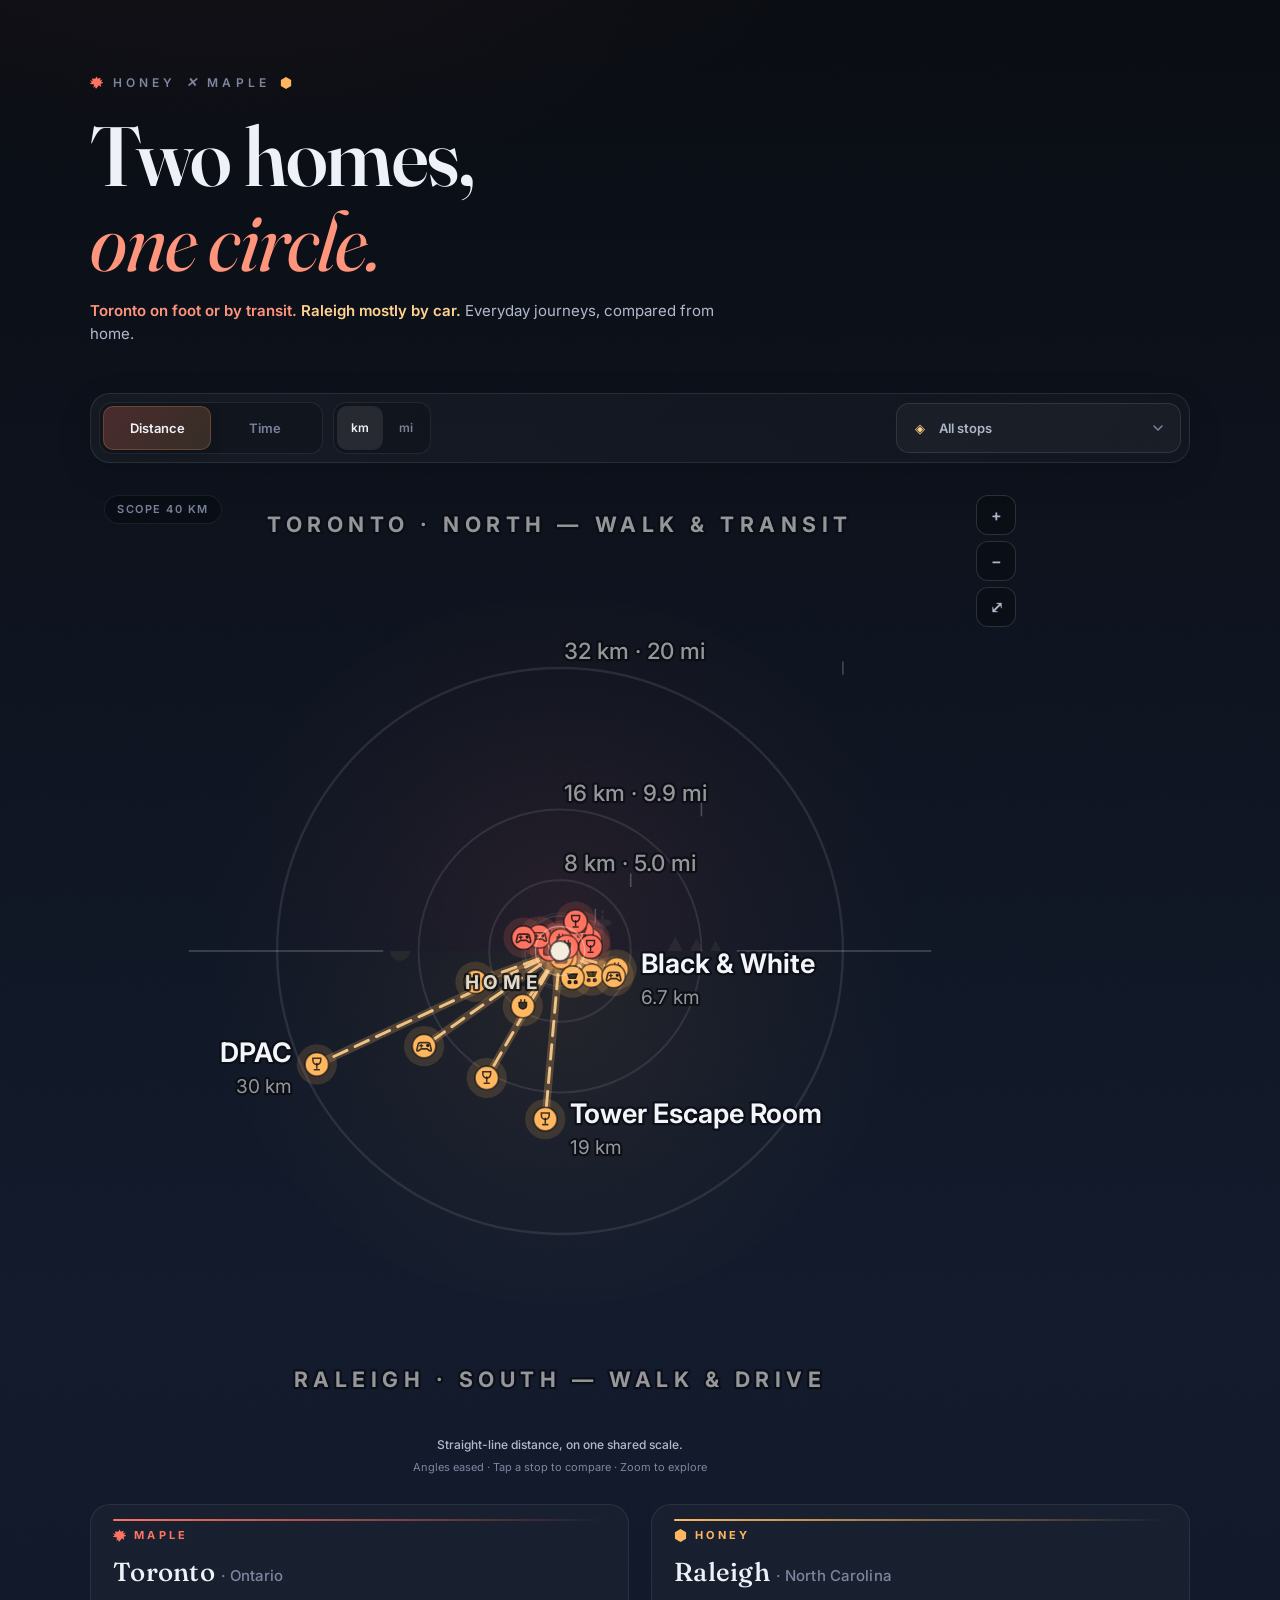
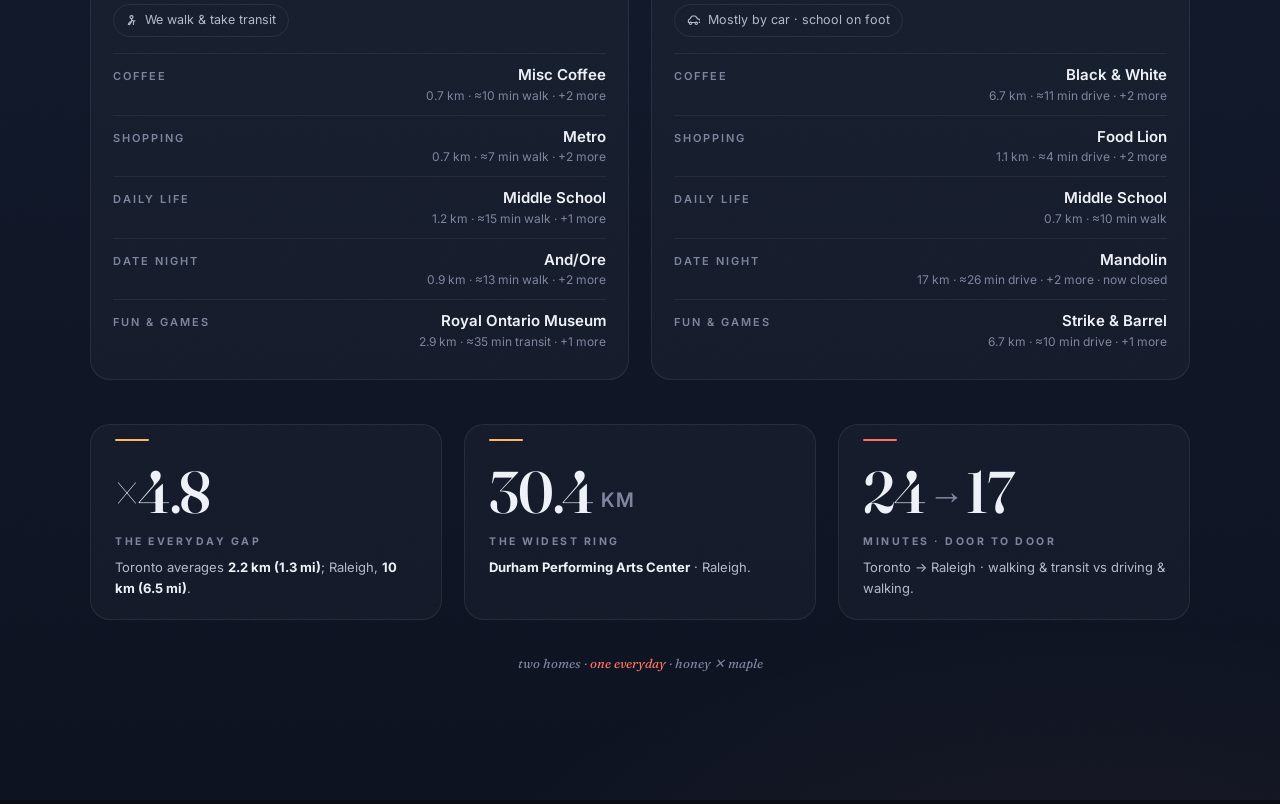
<file: tools/diag.html>
<!DOCTYPE html>
<html><body style="margin:0;background:#0a0d13">
<iframe id="f" style="width:100%;height:2400px;border:0"></iframe>
<div id="out" style="font:12px monospace;color:#fff;white-space:pre"></div>
<script>
// Headless test harness: ?src=<path-or-url> [&w=1440]
// Asserts: boot, chips/rescope/visibility, zoom controls + wheel, pinning,
// tooltips, ghost rings, unit toggle, live metrics, label-collision sweep
// (run at several scopes), removed-section sweep, and an address-leak sweep.
const params = new URLSearchParams(location.search);
document.getElementById('f').src = (params.get('src') || '../index.html?reveal=now');
const results = [];
const check = (name, fn) => {
  try { const v = fn(); if (v !== true) throw new Error(String(v)); results.push([true, name, v]); }
  catch (e) { results.push([false, name, e.message]); }
};
const sleep = ms => new Promise(r => setTimeout(r, ms));

(async () => {
  await sleep(2500);
  const d = document.getElementById('f').contentDocument;
  const w = document.getElementById('f').contentWindow;
  const $ = s => d.querySelector(s), $$ = s => [...d.querySelectorAll(s)];
  const R = el => { const r = el.getBoundingClientRect(); return {x:r.x,y:r.y,w:r.width,h:r.height}; };
  const inter = (a,b) => {
    const x = Math.max(0, Math.min(a.x+a.w, b.x+b.w) - Math.max(a.x, b.x));
    const y = Math.max(0, Math.min(a.y+a.h, b.y+b.h) - Math.max(a.y, b.y));
    return +(x*y).toFixed(1);
  };
  const liveTexts = () => $$('#hm-svg text').filter(t => {
    const cs = getComputedStyle(t);
    return t.getClientRects().length > 0 && t.textContent.trim() && cs.display !== 'none' && cs.visibility !== 'hidden' && cs.opacity !== '0';
  });
  const collisionCheck = () => {
    const boxes = liveTexts().map(t => ({n: t.textContent.trim().slice(0, 16), r: R(t)}));
    const overlaps = [];
    for (let i = 0; i < boxes.length; i++) for (let j = i+1; j < boxes.length; j++) {
      const a = inter(boxes[i].r, boxes[j].r);
      if (a > 4) overlaps.push(boxes[i].n + ' ✕ ' + boxes[j].n + ' → ' + a + 'px²');
    }
    const chartBox = R(d.getElementById('hm-chart'));
    const outside = boxes
      .filter(b => b.r.x < chartBox.x - 2 || b.r.x + b.r.w > chartBox.x + chartBox.w + 2)
      .map(b => b.n + '@' + b.r.x.toFixed(0));
    return { overlaps, outside };
  };
  const click = el => el.dispatchEvent(new w.MouseEvent('click', {bubbles:true}));
  const hoverIn = el => el.dispatchEvent(new w.MouseEvent('mouseenter'));
  const hoverOut = el => el.dispatchEvent(new w.MouseEvent('mouseleave'));

  /* ---- boot ---- */
  check('svg exists', () => !!d.getElementById('hm-svg'));
  check('data script exists', () => !!d.getElementById('hm-data'));
  check('25 stop groups', () => $$('.hm-ptg').length === 25 || 'got ' + $$('.hm-ptg').length);
  check('25 path groups', () => $$('.hm-pathg').length === 25);
  check('ring ladder present (7)', () => $$('.hm-ring').length === 7);
  check('ghost ring present', () => !!d.getElementById('hm-ghost'));
  check('tip element present', () => !!d.getElementById('hm-tip'));
  check('categories present (all+5)', () => $$('.hm-chip').length === 6 || 'got ' + $$('.hm-chip').length);
  check('category menu initially closed', () => $('#hm-category-menu').hidden);
  click($('#hm-category'));
  check('category menu opens', () => !$('#hm-category-menu').hidden && $('#hm-category').getAttribute('aria-expanded') === 'true');
  // Touch browsers may blur the current option without focusing the next one.
  d.activeElement.blur();
  check('menu survives focus loss during a tap', () => !$('#hm-category-menu').hidden);
  click($('.hm-chip[data-cat="coffee"]'));
  check('tap selects Coffee and closes menu', () => w.HM.filter() === 'coffee' && $('#hm-category-menu').hidden);
  click($('#hm-category'));
  check('reopening retains selected category', () => d.activeElement.dataset.cat === 'coffee');
  $('#hm-category-menu').dispatchEvent(new w.KeyboardEvent('keydown', {key:'Escape', bubbles:true}));
  check('Escape closes category menu and restores focus', () => $('#hm-category-menu').hidden && d.activeElement === $('#hm-category'));
  click($('.hm-chip[data-cat="all"]'));
  await sleep(1100);
  check('removed: week/ledger/footer/replay', () =>
    !$('.hm-week') && !$('.hm-ledger') && !$('.hm-foot') && !d.getElementById('hm-replay'));
  check('removed: footer prose gone', () =>
    !/An illustrative week|errand ledger|Measures|Privacy|Embed/i.test(d.body.textContent));
  check('default scope 40 km', () => w.HM.view.km === 40 || 'got ' + w.HM.view.km);
  check('scope badge reads "scope 40 km"', () => $('#hm-scope').textContent === 'scope 40 km');
  check('metrics: everyday gap ×4.8', () => $('#hm-m1-num').textContent === '×4.8' || 'got ' + $('#hm-m1-num').textContent);
  check('metrics: widest ring 30.4 km', () => $('#hm-m2-num').textContent === '30.4' || 'got ' + $('#hm-m2-num').textContent);
  check('metrics: minutes 24 → 17', () =>
    $('#hm-m3a').textContent === '24' && $('#hm-m3b').textContent === '17');
  let c = collisionCheck();
  check('no label overlaps (all)', () => c.overlaps.length === 0 || c.overlaps.join(' | '));
  check('labels inside chart (all)', () => c.outside.length === 0 || c.outside.join(','));

  /* ---- coffee rescope ---- */
  click($('.hm-chip[data-cat="coffee"]'));
  await sleep(1100);
  check('coffee chip pressed', () => $('.hm-chip[data-cat="coffee"]').getAttribute('aria-pressed') === 'true');
  check('coffee rescopes to 12 km', () => w.HM.view.km === 12 || 'got ' + w.HM.view.km);
  check('coffee: misc visible', () => !$('.hm-ptg[data-g="misc"]').classList.contains('hm-hid'));
  check('coffee: sola visible', () => !$('.hm-ptg[data-g="sola"]').classList.contains('hm-hid'));
  check('coffee: walmart disappears', () => $('.hm-ptg[data-g="walmart"]').classList.contains('hm-hid'));
  check('coffee: harbourfront disappears', () => $('.hm-ptg[data-g="harbourfront"]').classList.contains('hm-hid'));
  check('coffee: 6 stops visible', () => $$('.hm-ptg:not(.hm-hid)').length === 6);
  check('coffee: paths hidden too', () => $$('.hm-pathg:not(.hm-hid)').length === 6);
  check('metrics: coffee gap ×8.9', () => $('#hm-m1-num').textContent === '×8.9' || 'got ' + $('#hm-m1-num').textContent);
  check('metrics: widest coffee 10.2 km', () => $('#hm-m2-num').textContent === '10.2' || 'got ' + $('#hm-m2-num').textContent);
  check('metrics: coffee minutes 13 → 14', () =>
    $('#hm-m3a').textContent === '13' && $('#hm-m3b').textContent === '14');
  c = collisionCheck();
  check('no label overlaps (coffee)', () => c.overlaps.length === 0 || c.overlaps.join(' | '));
  check('labels inside chart (coffee)', () => c.outside.length === 0 || c.outside.join(','));

  /* ---- essentials rescope ---- */
  click($('.hm-chip[data-cat="essentials"]'));
  await sleep(1100);
  check('essentials rescopes to 6 km', () => w.HM.view.km === 6 || 'got ' + w.HM.view.km);
  check('shopping: 6 stops visible', () => $$('.hm-ptg:not(.hm-hid)').length === 6);
  check('essentials: food lion visible', () => !$('.hm-ptg[data-g="foodlion"]').classList.contains('hm-hid'));
  check('essentials: jubala disappears', () => $('.hm-ptg[data-g="jubala"]').classList.contains('hm-hid'));
  check('metrics: shopping gap ×1.7', () => $('#hm-m1-num').textContent === '×1.7' || 'got ' + $('#hm-m1-num').textContent);
  c = collisionCheck();
  check('no label overlaps (essentials)', () => c.overlaps.length === 0 || c.overlaps.join(' | '));
  check('labels inside chart (essentials)', () => c.outside.length === 0 || c.outside.join(','));

  /* ---- work (one-city ring) ---- */
  click($('.hm-chip[data-cat="work"]'));
  await sleep(1100);
  check('work rescopes to 5 km', () => w.HM.view.km === 5 || 'got ' + w.HM.view.km);
  check('daily life has both school walks', () => ['school-toronto','school-raleigh'].every(key => !$('.hm-ptg[data-g="' + key + '"]').classList.contains('hm-hid')));
  check('daily life gap ×0.3', () => $('#hm-m1-num').textContent === '×0.3');
  check('daily life minutes 25 → 10', () => $('#hm-m3a').textContent === '25' && $('#hm-m3b').textContent === '10' && $('#hm-m3-arrow').style.display !== 'none');
  c = collisionCheck();
  check('no label overlaps (work)', () => c.overlaps.length === 0 || c.overlaps.join(' | '));

  /* ---- date night ---- */
  click($('.hm-chip[data-cat="date-night"]'));
  await sleep(1300);
  check('date-night rescopes to 40 km', () => w.HM.view.km === 40 || 'got ' + w.HM.view.km);
  check('date-night: mandolin visible', () => !$('.hm-ptg[data-g="mandolin"]').classList.contains('hm-hid'));
  check('date-night: and/ore visible', () => !$('.hm-ptg[data-g="andore"]').classList.contains('hm-hid'));
  check('metrics: date-night gap ×8.1', () => $('#hm-m1-num').textContent === '×8.1' || 'got ' + $('#hm-m1-num').textContent);
  c = collisionCheck();
  check('no label overlaps (date-night)', () => c.overlaps.length === 0 || c.overlaps.join(' | '));
  check('labels inside chart (date-night)', () => c.outside.length === 0 || c.outside.join(','));

  /* ---- back to all ---- */
  click($('.hm-chip[data-cat="all"]'));
  await sleep(1100);
  check('all restores visibility', () => $$('.hm-hid').length === 0);
  check('all rescopes back to 40 km', () => w.HM.view.km === 40);

  /* ---- hover tooltip + ghost ring ---- */
  const hf = $('.hm-ptg[data-g="harbourfront"]');
  hoverIn(hf);
  check('hover shows tip', () => d.getElementById('hm-tip').classList.contains('show'));
  check('tip names Harbourfront', () => d.getElementById('hm-tip').textContent.includes('Harbourfront Centre'));
  check('tip shows Daily Life', () => d.getElementById('hm-tip').textContent.includes('Daily Life'));
  check('tip shows ESE bearing', () => d.getElementById('hm-tip').textContent.includes('east-south-east of home'));
  check('ghost ring at 3.613 km (km-space)', () =>
    Math.abs(+d.getElementById('hm-ghost-c').getAttribute('r') - 3.613) < 0.01);
  check('ghost label 3.6 km', () => d.getElementById('hm-ghost-lab').textContent === '3.6 km');
  hoverOut(hf);
  check('leave hides tip', () => !d.getElementById('hm-tip').classList.contains('show'));

  hf.focus();
  check('keyboard focus stays on the stop without a scaled outline', () =>
    d.activeElement === hf && w.getComputedStyle(hf).outlineStyle === 'none');
  check('keyboard focus has a dot halo', () =>
    w.getComputedStyle(hf.querySelector('.hm-glow')).strokeWidth === '2px');
  hf.blur();

  /* ---- click pin ---- */
  const wal = $('.hm-ptg[data-g="walmart"]');
  hoverIn(wal);
  click(wal);
  hoverOut(wal);
  check('click pins stop', () => wal.classList.contains('pinned'));
  check('pin keeps tip after leave', () => d.getElementById('hm-tip').classList.contains('show'));
  check('pin keeps ghost ring', () => d.getElementById('hm-ghost').classList.contains('on'));
  d.body.dispatchEvent(new w.MouseEvent('pointerdown', {bubbles:true}));
  check('outside click unpins', () => !wal.classList.contains('pinned') && !d.getElementById('hm-tip').classList.contains('show'));
  click(wal);
  d.dispatchEvent(new w.KeyboardEvent('keydown', {key:'Escape', bubbles:true}));
  check('Escape unpins', () => !wal.classList.contains('pinned'));

  /* ---- unit toggle ---- */
  click(d.getElementById('hm-btn-mi'));
  check('mi toggle pressed', () => d.getElementById('hm-btn-mi').getAttribute('aria-pressed') === 'true');
  const ringLab = $$('.hm-ringlab').filter(t => t.style.display !== 'none')[0];
  check('first visible ring label in mi', () => (ringLab ? /^[0-9.]+ mi/.test(ringLab.textContent.trim()) : 'none'));
  check('walmart sub 0.7 mi', () =>
    $('.hm-ptg[data-g="walmart"] .hm-stopsub').textContent.trim() === '0.7 mi');
  hoverIn(wal);
  check('tip route in mi', () => d.getElementById('hm-tip').textContent.includes('0.9 mi'));
  hoverOut(wal);
  check('scope badge 25 mi', () => $('#hm-scope').textContent === 'scope 25 mi' || 'got ' + $('#hm-scope').textContent);
  check('metrics: widest ring 18.9 mi', () => $('#hm-m2-num').textContent === '18.9' || 'got ' + $('#hm-m2-num').textContent);
  click(d.getElementById('hm-btn-km'));

  /* ---- zoom controls + wheel ---- */
  click(d.getElementById('hm-zin'));
  await sleep(500);
  const z1 = w.HM.view.km;
  check('zoom in shrinks scope', () => z1 < 40 || 'got ' + z1);
  click(d.getElementById('hm-zout'));
  await sleep(500);
  const z2 = w.HM.view.km;
  check('zoom out grows scope', () => z2 > z1 || 'got ' + z2);
  d.getElementById('hm-svg').dispatchEvent(new w.WheelEvent('wheel', {deltaY: -60, clientX: 700, clientY: 500, bubbles: true, cancelable: true}));
  check('wheel zooms in', () => w.HM.view.km < z2 || 'got ' + w.HM.view.km);
  click(d.getElementById('hm-zfit'));
  await sleep(1100);
  check('rescope button returns to 40 km', () => w.HM.view.km === 40 || 'got ' + w.HM.view.km);

  /* ---- pan (drag) ---- */
  const svgEl = d.getElementById('hm-svg');
  svgEl.dispatchEvent(new w.PointerEvent('pointerdown', {pointerId: 1, clientX: 700, clientY: 500, bubbles: true, isPrimary: true}));
  svgEl.dispatchEvent(new w.PointerEvent('pointermove', {pointerId: 1, clientX: 640, clientY: 500, bubbles: true, isPrimary: true}));
  svgEl.dispatchEvent(new w.PointerEvent('pointerup', {pointerId: 1, bubbles: true}));
  check('drag pans the view', () => w.HM.view.cx !== 0 || 'cx stayed ' + w.HM.view.cx);
  click(d.getElementById('hm-zfit'));
  await sleep(1100);
  check('rescope recentres on Home', () => Math.abs(w.HM.view.cx) < 1e-6 && Math.abs(w.HM.view.cy) < 1e-6);

  /* ---- time geometry, not just new labels ---- */
  click($('#hm-btn-mi'));
  click(wal);
  if (!wal.classList.contains('pinned')) click(wal); // Clear the synthetic drag's click suppression.
  const initialPoint = wal.getAttribute('transform');
  const initialPath = $('.hm-pathg[data-g="walmart"] path').getAttribute('d');
  click($('#hm-btn-time'));
  await sleep(250);
  check('time morph has intermediate geometry', () => w.HM.measureMix > 0 && w.HM.measureMix < 1);
  check('stop and path both morph', () => wal.getAttribute('transform') !== initialPoint &&
    $('.hm-pathg[data-g="walmart"] path').getAttribute('d') !== initialPath);
  await sleep(1000);
  check('time mode selected', () => w.HM.measure === 'time' && w.HM.measureMix === 1);
  check('time units control hidden', () => $('#hm-units').hidden && w.getComputedStyle($('#hm-units')).display === 'none');
  check('time fits all at 60 min', () => w.HM.view.km === 60 && $('#hm-scope').textContent === 'scope 60 min');
  check('time stop labels in minutes', () => wal.querySelector('.hm-stopsub').textContent === '≈15 min');
  check('time metrics recompute ratio and widest', () => $('#hm-m1-num').textContent === '×0.7' && $('#hm-m2-num').textContent === '50' && $('#hm-m2-unit').textContent === 'min');
  check('time keeps pinned stop', () => wal.classList.contains('pinned') && $('#hm-tip').classList.contains('show'));
  check('time ghost radius uses minutes', () => +$('#hm-ghost-c').getAttribute('r') === 15 && $('#hm-ghost-lab').textContent === '≈15 min');
  check('time tip suppresses distances', () => !/\b(?:km|mi|Distance|Route)\b/.test($('#hm-tip').textContent));
  check('time city cards suppress distances', () => !/\b(?:km|mi)\b/.test($('.hm-cities').textContent));
  check('transit stored on the six Toronto trips', () => w.HM_DATA.stops.filter(st => st.travelMode === 'transit').map(st => st.key).join(',') === 'harbourfront,ikea,rom,onoir,richmond-station,activate');
  check('transit has distinct paths', () => $$('.hm-transitcase').length === 6 && $$('.hm-pathw').length === 8);
  c = collisionCheck();
  check('no label overlaps (time all)', () => c.overlaps.length === 0 || c.overlaps.join(' | '));
  check('labels inside chart (time all)', () => c.outside.length === 0 || c.outside.join(','));
  for (const [cat, scope, widest, ratio] of [['coffee',25,20,'×1.0'],['essentials',50,35,'×0.3'],['work',50,35,'×0.4'],['date-night',60,45,'×1.1'],['fun-games',60,50,'×0.5']]) {
    click($('.hm-chip[data-cat="' + cat + '"]'));
    await sleep(1000);
    check('time ' + cat + ' scope', () => w.HM.view.km === scope);
    check('time ' + cat + ' metrics', () => $('#hm-m1-num').textContent === ratio && $('#hm-m2-num').textContent === String(widest));
    c = collisionCheck();
    check('no label overlaps (time ' + cat + ')', () => c.overlaps.length === 0 || c.overlaps.join(' | '));
    check('labels inside chart (time ' + cat + ')', () => c.outside.length === 0 || c.outside.join(','));
  }
  click($('.hm-chip[data-cat="date-night"]'));
  await sleep(1100);
  click($('#hm-btn-distance'));
  await sleep(1100);
  check('distance restores previous miles choice', () => !$('#hm-units').hidden && $('#hm-btn-mi').getAttribute('aria-pressed') === 'true');
  check('distance retains category', () => w.HM.filter() === 'date-night' && w.HM.view.km === 40);
  click($('.hm-chip[data-cat="all"]'));
  await sleep(1000);
  click($('#hm-btn-km'));
  check('distance restores original stop geometry', () => wal.getAttribute('transform') === initialPoint);
  click($('#hm-btn-time'));
  await sleep(180);
  click($('#hm-btn-distance'));
  await sleep(1100);
  check('rapid toggle settles on requested measurement', () => w.HM.measureMix === 0 && w.HM.view.km === 40);

  /* ---- privacy sweep ---- */
  check('no addresses in DOM', () => {
    const txt = d.body.textContent + d.body.innerHTML;
    return !/Markham|Givins|Royall Cotton|Morgan St\b|Weston|Richmond St(?:reet)?\b|Vivian|Churchill|Dufferin|Dovercourt|Neuse|Village Oaks|Ossington|Queens Quay|Lead Mine|Brooks|Fairview|Oberlin|Yonge|Gerrard|Retail|Queen St|M5B|M6J|27614|27608|27615|27587/i.test(txt) || 'LEAK';
  });
  check('city cards list nearest per category', () => {
    const rows = $$('#hm-card-raleigh .hm-row');
    return rows[0].querySelector('b').textContent === 'Black & White' &&
           rows[0].querySelector('i').textContent.includes('+2 more');
  });
  check('mandolin row notes closed', () =>
    $$('#hm-card-raleigh .hm-row')[3].querySelector('i').textContent.includes('now closed'));

  /* ---- report ---- */
  let ok = true;
  const fails = [];
  for (const [pass, name, detail] of results) {
    console.log((pass ? 'PASS' : 'FAIL') + '  ' + name + (detail !== true && detail !== undefined ? '  [' + detail + ']' : ''));
    if (!pass) { ok = false; fails.push(name + (detail !== true && detail !== undefined ? ' [' + detail + ']' : '')); }
  }
  document.getElementById('out').textContent = (ok ? 'ALL OK' : 'FAILURES: ' + fails.length + '\n' + fails.join('\n'));
  document.title = ok ? 'PASS' : 'FAIL';
})();
</script>
</body></html>
</file>
